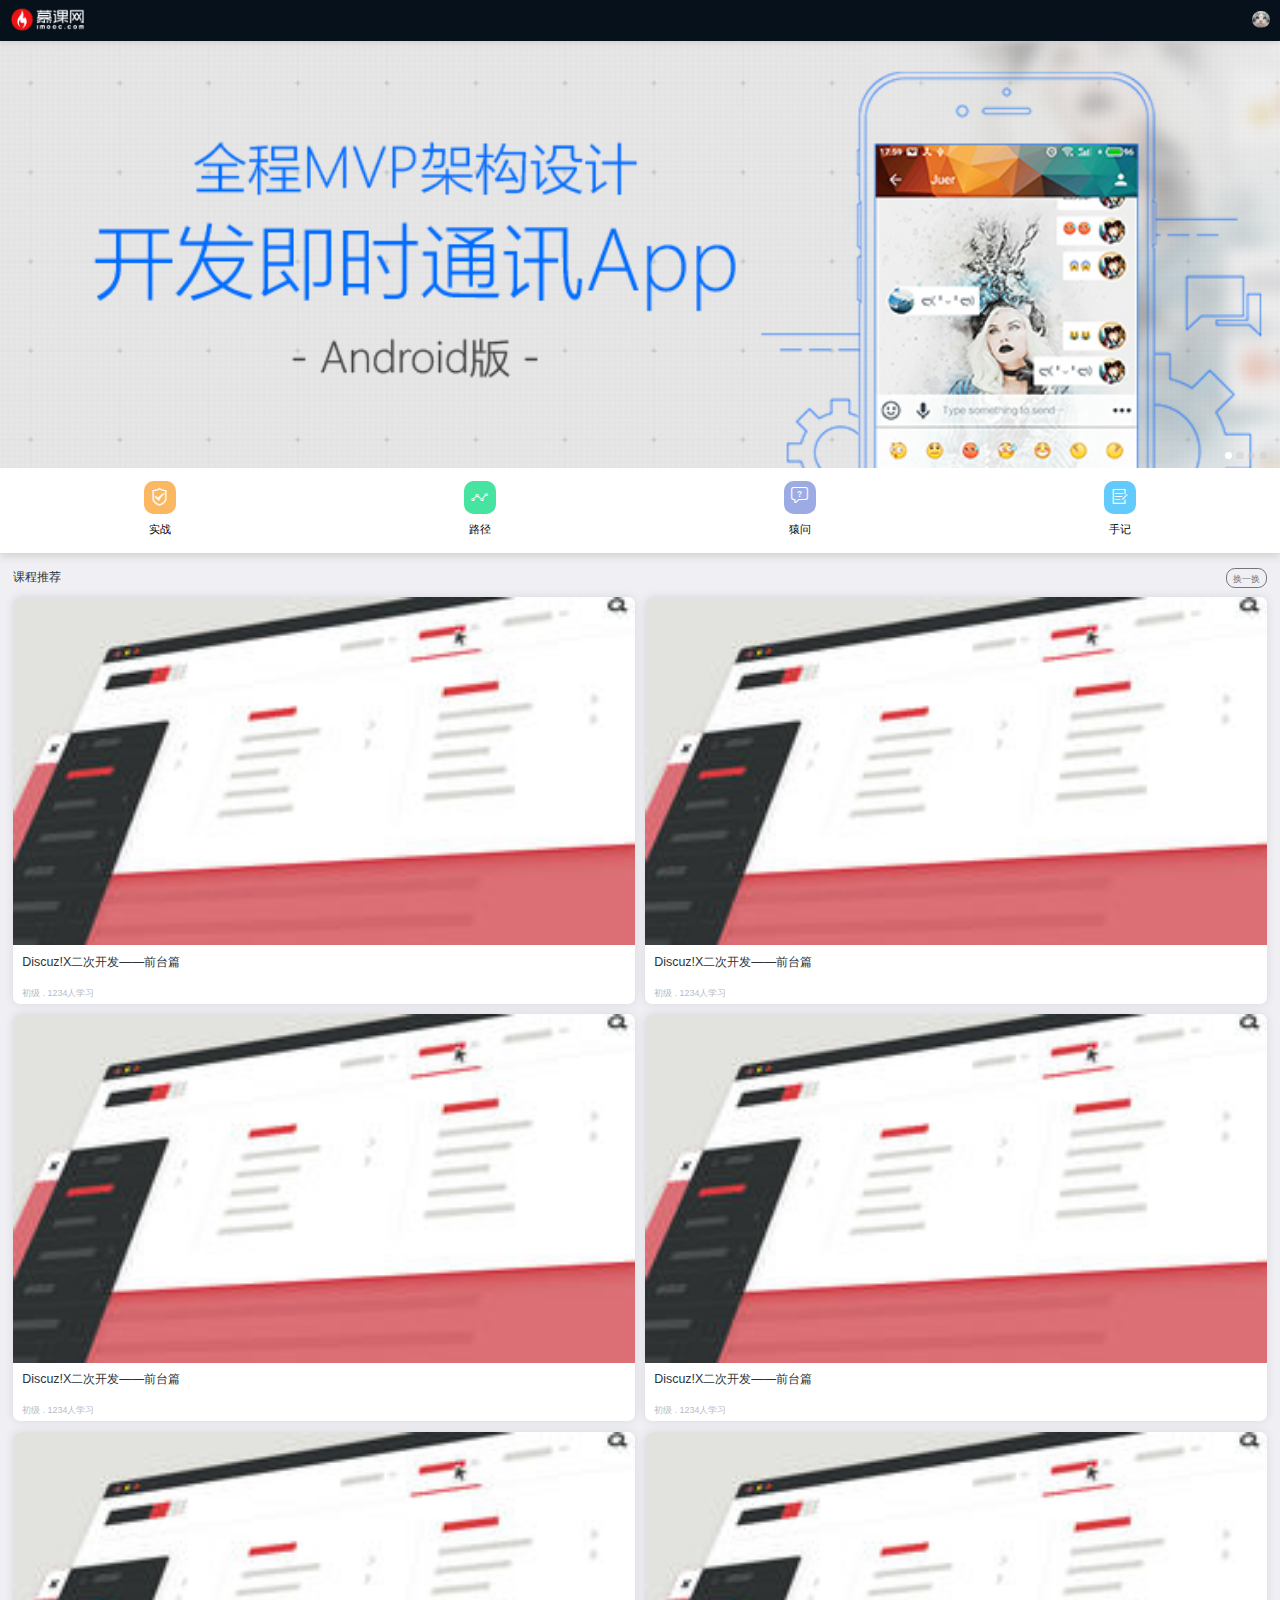
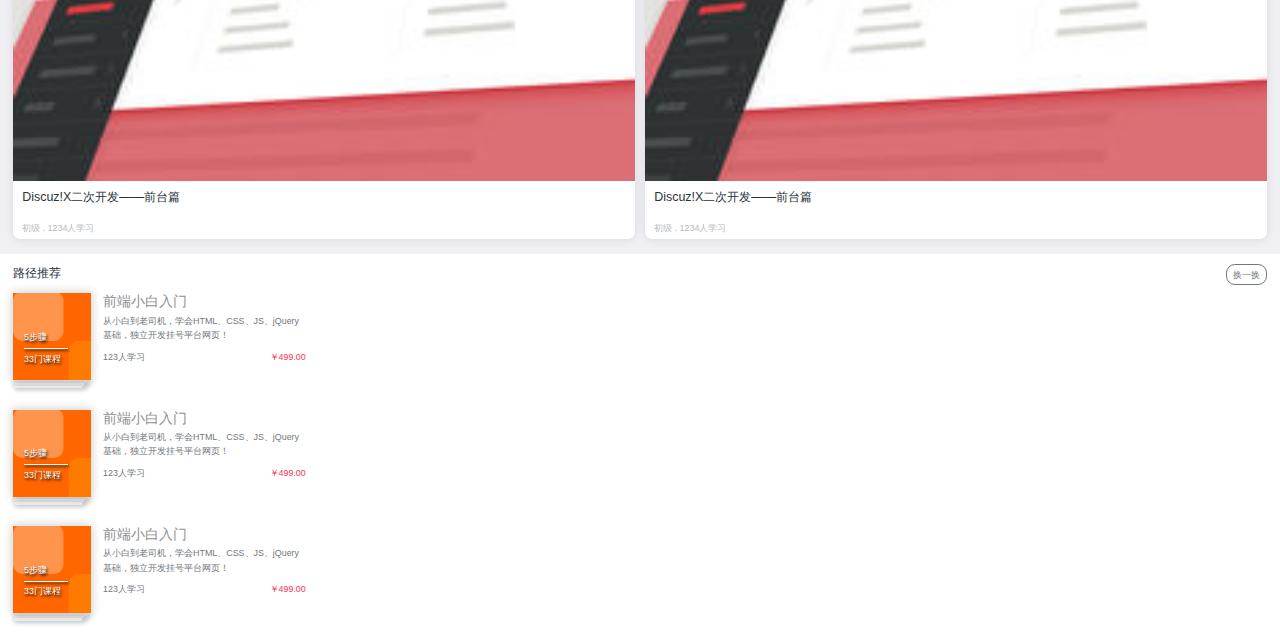
<file: html/index.html>
<!DOCTYPE html>
<html>
<head lang="en">
    <meta charset="UTF-8">
    <meta name="viewport"
          content="width=device-width, user-scalable=no, initial-scale=1.0, maximum-scale=1.0, minimum-scale=1.0"/>
    <title>慕课网-程序员梦工厂</title>
    <link rel="stylesheet" href="../lib/mui/css/mui.css"/>
    <link rel="stylesheet" href="../icon-font/iconfont.css"/>

    <link rel="stylesheet/less" href="../css/common.less"/>
    <link rel="stylesheet/less" href="../css/index.less"/>

    <script src="../js/less.min.js"></script>

</head>
<body>
<!--头部 begin-->
<header class="mui-bar mui-bar-nav">
    <div class="mui-content">
        <div class="mui-row">
            <div class="mui-col-xs-6">
                <a href="javascript:;" class="logo">
                    <img src="../images/logo.png" alt="logo"/>
                </a>
            </div>
            <div class="mui-col-xs-6 clearfix">
                <a href="javascript:;" class="self">
                    <img src="../images/cat_header.jpg" alt="self"/>
                </a>
            </div>
        </div>
    </div>
</header>
<!--头部 end-->

<!--轮播图 begin-->
<div class="banner">
    <div class="mui-slider">
        <!--导航点-->
        <ol class="indicators">
            <li class="active"><a href="javascript:;"></a></li>
            <li><a href="javascript:;"></a></li>
            <li><a href="javascript:;"></a></li>
            <li><a href="javascript:;"></a></li>
        </ol>

        <!--轮播图-->
        <div class="mui-slider-group mui-slider-loop">
            <!--支持循环，需要重复图片节点-->
            <div class="mui-slider-item mui-slider-item-duplicate"><a href="#"><img src="../images/banner/banner4.jpg" /></a></div>
            <div class="mui-slider-item"><a href="#"><img src="../images/banner/banner1.jpg" /></a></div>
            <div class="mui-slider-item"><a href="#"><img src="../images/banner/banner2.jpg" /></a></div>
            <div class="mui-slider-item"><a href="#"><img src="../images/banner/banner3.jpg" /></a></div>
            <div class="mui-slider-item"><a href="#"><img src="../images/banner/banner4.jpg" /></a></div>
            <!--支持循环，需要重复图片节点-->
            <div class="mui-slider-item mui-slider-item-duplicate"><a href="#"><img src="../images/banner/banner1.jpg" /></a></div>
        </div>
    </div>
</div>
<!--轮播图 end-->

<!--导航条 begin-->
<nav>
    <div class="mui-content">
        <div class="mui-row">
            <div class="mui-col-xs-3">
                <a href="javascript:;" class="nav-menu">
                    <i class="iconfont iconfont-coding"></i>
                    <span>实战</span>
                </a>
            </div>
            <div class="mui-col-xs-3">
                <a href="javascript:;" class="nav-menu">
                    <i class="iconfont iconfont-class"></i>
                    <span>路径</span>
                </a>
            </div>
            <div class="mui-col-xs-3">
                <a href="javascript:;" class="nav-menu">
                    <i class="iconfont iconfont-wenda"></i>
                    <span>猿问</span>
                </a>
            </div>
            <div class="mui-col-xs-3">
                <a href="javascript:;" class="nav-menu">
                    <i class="iconfont iconfont-article"></i>
                    <span>手记</span>
                </a>
            </div>
        </div>
    </div>
</nav>
<!--导航条 end-->

<!--课程推荐 begin-->
<div class="course-recommend recommend">
    <p class="rec-title">课程推荐 <a href="javascript:;" class="change-btn fr">换一换</a></p>

    <!--课程列表-->
    <ul class="course-list clearfix">
        <li class="course-item fl">
            <a href="javascript:;" class="list-itme">
                <img src="../images/class/class1.jpg">
                <div class="desc-box">
                    <p class="li-title">Discuz!X二次开发——前台篇</p>
                    <p class="details">
                        <span class="person-num">
                            初级
                            <em>.</em>
                            1234人学习
                        </span>
                        <span class="price"></span>
                    </p>
                </div>
            </a>
        </li>
        <li class="course-item fl">
            <a href="javascript:;" class="list-itme">
                <img src="../images/class/class1.jpg">
                <div class="desc-box">
                    <p class="li-title">Discuz!X二次开发——前台篇</p>
                    <p class="details">
                        <span class="person-num">
                            初级
                            <em>.</em>
                            1234人学习
                        </span>
                        <span class="price"></span>
                    </p>
                </div>
            </a>
        </li>
        <li class="course-item fl">
            <a href="javascript:;" class="list-itme">
                <img src="../images/class/class1.jpg">
                <div class="desc-box">
                    <p class="li-title">Discuz!X二次开发——前台篇</p>
                    <p class="details">
                        <span class="person-num">
                            初级
                            <em>.</em>
                            1234人学习
                        </span>
                        <span class="price"></span>
                    </p>
                </div>
            </a>
        </li>
        <li class="course-item fl">
            <a href="javascript:;" class="list-itme">
                <img src="../images/class/class1.jpg">
                <div class="desc-box">
                    <p class="li-title">Discuz!X二次开发——前台篇</p>
                    <p class="details">
                        <span class="person-num">
                            初级
                            <em>.</em>
                            1234人学习
                        </span>
                        <span class="price"></span>
                    </p>
                </div>
            </a>
        </li>
        <li class="course-item fl">
            <a href="javascript:;" class="list-itme">
                <img src="../images/class/class1.jpg">
                <div class="desc-box">
                    <p class="li-title">Discuz!X二次开发——前台篇</p>
                    <p class="details">
                        <span class="person-num">
                            初级
                            <em>.</em>
                            1234人学习
                        </span>
                        <span class="price"></span>
                    </p>
                </div>
            </a>
        </li>
        <li class="course-item fl">
            <a href="javascript:;" class="list-itme">
                <img src="../images/class/class1.jpg">
                <div class="desc-box">
                    <p class="li-title">Discuz!X二次开发——前台篇</p>
                    <p class="details">
                        <span class="person-num">
                            初级
                            <em>.</em>
                            1234人学习
                        </span>
                        <span class="price"></span>
                    </p>
                </div>
            </a>
        </li>
    </ul>
</div>
<!--课程推荐 end-->

<!--学习路径推荐 begin-->
<div class="class-recommend recommend">
    <p class="rec-title">路径推荐 <a href="javascript:;" class="change-btn fr">换一换</a></p>
    <div class="mui-content">
        <!--使用传统rem布局-->
        <ul class="class-list mar-top">
            <li>
                <a href="javascript:;" class="clearfix">
                    <div class="class-left fl">
                        <div class="class-info">
                            <div class="class-info-box">
                                <p>5步骤</p>
                                <p class="hr"></p>
                                <p>33门课程</p>
                            </div>
                        </div>
                        <div class="class-shadow">
                            <div class="line line1"></div>
                            <div class="line line2"></div>
                            <div class="line line3"></div>
                        </div>
                    </div>
                    <div class="class-right fl">
                        <p class="course-card-name">前端小白入门</p>
                        <p class="small-title">从小白到老司机，学会HTML、CSS、JS、jQuery基础，独立开发挂号平台网页！</p>
                        <div class="course-card-info">
                            123人学习
                            <span class="course-card-price fr">￥499.00</span>
                        </div>
                    </div>
                </a>
            </li>
            <li>
                <a href="javascript:;" class="clearfix">
                    <div class="class-left fl">
                        <div class="class-info">
                            <div class="class-info-box">
                                <p>5步骤</p>
                                <p class="hr"></p>
                                <p>33门课程</p>
                            </div>
                        </div>
                        <div class="class-shadow">
                            <div class="line line1"></div>
                            <div class="line line2"></div>
                            <div class="line line3"></div>
                        </div>
                    </div>
                    <div class="class-right fl">
                        <p class="course-card-name">前端小白入门</p>
                        <p class="small-title">从小白到老司机，学会HTML、CSS、JS、jQuery基础，独立开发挂号平台网页！</p>
                        <div class="course-card-info">
                            123人学习
                            <span class="course-card-price fr">￥499.00</span>
                        </div>
                    </div>
                </a>
            </li>
            <li>
                <a href="javascript:;" class="clearfix">
                    <div class="class-left fl">
                        <div class="class-info">
                            <div class="class-info-box">
                                <p>5步骤</p>
                                <p class="hr"></p>
                                <p>33门课程</p>
                            </div>
                        </div>
                        <div class="class-shadow">
                            <div class="line line1"></div>
                            <div class="line line2"></div>
                            <div class="line line3"></div>
                        </div>
                    </div>
                    <div class="class-right fl">
                        <p class="course-card-name">前端小白入门</p>
                        <p class="small-title">从小白到老司机，学会HTML、CSS、JS、jQuery基础，独立开发挂号平台网页！</p>
                        <div class="course-card-info">
                            123人学习
                            <span class="course-card-price fr">￥499.00</span>
                        </div>
                    </div>
                </a>
            </li>
        </ul>
    </div>
</div>
<!--学习路径推荐 end-->

<!--引入外部js-->
<script src="../lib/mui/js/mui.js"></script>
<script src="../js/index.js"></script>

</body>
</html>
</file>
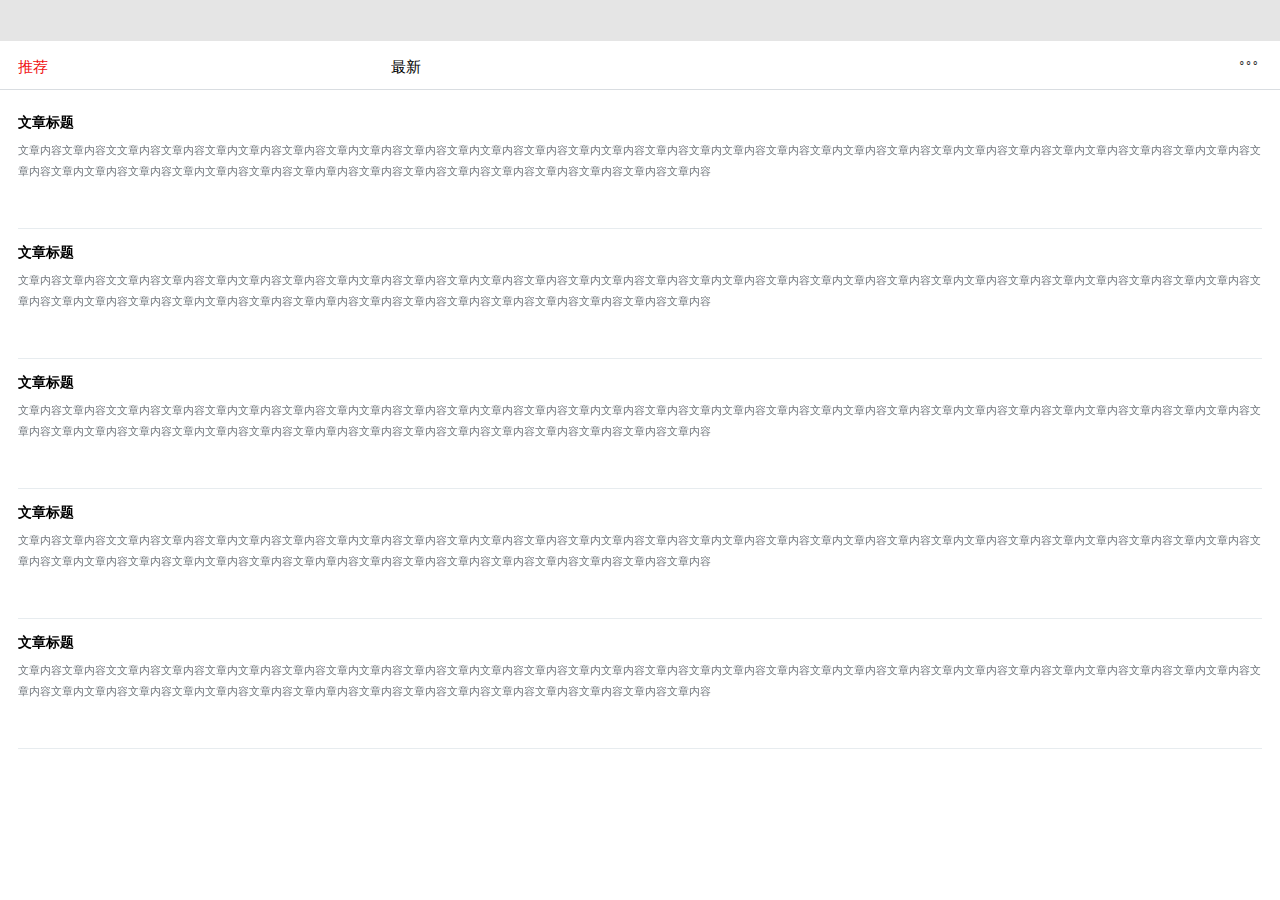
<file: html/article.html>
<!DOCTYPE html>
<html>
<head lang="en">
    <meta charset="UTF-8">
    <meta name="viewport"
          content="width=device-width, user-scalable=no, initial-scale=1.0, maximum-scale=1.0, minimum-scale=1.0"/>
    <title>手记</title>
    <link rel="stylesheet" href="../lib/mui/css/mui.css"/>
    <link rel="stylesheet" href="../icon-font/iconfont.css"/>

    <link rel="stylesheet/less" href="../css/common.less"/>
    <link rel="stylesheet/less" href="../css/article.less"/>

    <script src="../js/less.min.js"></script>
</head>
<body>
<!--通用顶部-->
<div style="height: 46px;width:100%;background-color: #ccc;position: fixed;opacity: 0.5"></div>

<!-- 侧滑导航根容器 -->
<div class="mui-off-canvas-wrap mui-draggable mui-slide-in pad-top">
    <!-- 菜单容器 -->
    <aside class="mui-off-canvas-right aside-menu">
        <div class="mui-scroll-wrapper">
            <div class="mui-scroll">
                <div class="article-nav-box">
                    <div class="nav-title">
                        <div class="nav-title-all">
                            <a href="javascript:;">全部手记</a>
                        </div>
                        <div class="nav-title-my">
                            <a href="javascript:;">我的手记</a>
                        </div>
                    </div>
                    <ul class="clearfix">
                        <li>
                            <a href="javascript:;">
                                PHP
                            </a>
                        </li>
                        <li>
                            <a href="javascript:;">
                                JAVA
                            </a>
                        </li>
                        <li>
                            <a href="javascript:;">
                                Html/Css
                            </a>
                        </li>
                        <li>
                            <a href="javascript:;">
                                JAVA
                            </a>
                        </li>
                        <li>
                            <a href="javascript:;">
                                Html/Css
                            </a>
                        </li>
                        <li>
                            <a href="javascript:;">
                                JAVA
                            </a>
                        </li>
                        <li>
                            <a href="javascript:;">
                                Html/Css
                            </a>
                        </li>
                        <li>
                            <a href="javascript:;">
                                JAVA
                            </a>
                        </li>
                        <li>
                            <a href="javascript:;">
                                Html/Css
                            </a>
                        </li>
                    </ul>
                </div>
            </div>
        </div>
    </aside>
    <!-- 主页面容器 -->
    <div class="mui-inner-wrap" id="main-container">
        <!-- 主页面标题 -->
        <header class="mui-bar mui-bar-nav">
            <!--选项卡头部-->
            <div id="sliderSegmentedControl" class="mui-slider-indicator mui-segmented-control mui-segmented-control-inverted slider-box">
                <a class="mui-control-item mui-active" href="#article-recommend">推荐</a>
                <a class="mui-control-item" href="#article-last">最新</a>
            </div>

            <a class="mui-icon mui-action-menu mui-icon-more mui-pull-right" id="aside-btn"></a>
        </header>
        <div class="mui-content mui-scroll-wrapper main-content">
            <div class="mui-scroll">
                <!--选项卡内容-->
                <div class="mui-slider-group">
                    <!--推荐-->
                    <div id="article-recommend" class="mui-slider-item mui-control-content mui-active">
                        <div class="article-box">
                            <ul>
                                <li>
                                    <h3>文章标题</h3>
                                    <p>文章内容文章内容文文章内容文章内容文章内文章内容文章内容文章内文章内容文章内容文章内文章内容文章内容文章内文章内容文章内容文章内文章内容文章内容文章内文章内容文章内容文章内文章内容文章内容文章内文章内容文章内容文章内文章内容文章内容文章内文章内容文章内容文章内文章内容文章内容文章内章内容文章内容文章内容文章内容文章内容文章内容文章内容文章内容文章内容</p>
                                </li>
                                <li>
                                    <h3>文章标题</h3>
                                    <p>文章内容文章内容文文章内容文章内容文章内文章内容文章内容文章内文章内容文章内容文章内文章内容文章内容文章内文章内容文章内容文章内文章内容文章内容文章内文章内容文章内容文章内文章内容文章内容文章内文章内容文章内容文章内文章内容文章内容文章内文章内容文章内容文章内文章内容文章内容文章内章内容文章内容文章内容文章内容文章内容文章内容文章内容文章内容文章内容</p>
                                </li>
                                <li>
                                    <h3>文章标题</h3>
                                    <p>文章内容文章内容文文章内容文章内容文章内文章内容文章内容文章内文章内容文章内容文章内文章内容文章内容文章内文章内容文章内容文章内文章内容文章内容文章内文章内容文章内容文章内文章内容文章内容文章内文章内容文章内容文章内文章内容文章内容文章内文章内容文章内容文章内文章内容文章内容文章内章内容文章内容文章内容文章内容文章内容文章内容文章内容文章内容文章内容</p>
                                </li>
                                <li>
                                    <h3>文章标题</h3>
                                    <p>文章内容文章内容文文章内容文章内容文章内文章内容文章内容文章内文章内容文章内容文章内文章内容文章内容文章内文章内容文章内容文章内文章内容文章内容文章内文章内容文章内容文章内文章内容文章内容文章内文章内容文章内容文章内文章内容文章内容文章内文章内容文章内容文章内文章内容文章内容文章内章内容文章内容文章内容文章内容文章内容文章内容文章内容文章内容文章内容</p>
                                </li>
                                <li>
                                    <h3>文章标题</h3>
                                    <p>文章内容文章内容文文章内容文章内容文章内文章内容文章内容文章内文章内容文章内容文章内文章内容文章内容文章内文章内容文章内容文章内文章内容文章内容文章内文章内容文章内容文章内文章内容文章内容文章内文章内容文章内容文章内文章内容文章内容文章内文章内容文章内容文章内文章内容文章内容文章内章内容文章内容文章内容文章内容文章内容文章内容文章内容文章内容文章内容</p>
                                </li>
                            </ul>
                        </div>
                    </div>
                    <!--最新-->
                    <div id="article-last" class="mui-slider-item mui-control-content">
                        <div class="article-box">
                            <ul>
                                <li>
                                    <h3>文章标题</h3>
                                    <p>文章内容文章内容文文章内容文章内容文章内文章内容文章内容文章内文章内容文章内容文章内文章内容文章内容文章内文章内容文章内容文章内文章内容文章内容文章内文章内容文章内容文章内文章内容文章内容文章内文章内容文章内容文章内文章内容文章内容文章内文章内容文章内容文章内文章内容文章内容文章内章内容文章内容文章内容文章内容文章内容文章内容文章内容文章内容文章内容</p>
                                </li>
                                <li>
                                    <h3>文章标题</h3>
                                    <p>文章内容文章内容文文章内容文章内容文章内文章内容文章内容文章内文章内容文章内容文章内文章内容文章内容文章内文章内容文章内容文章内文章内容文章内容文章内文章内容文章内容文章内文章内容文章内容文章内文章内容文章内容文章内文章内容文章内容文章内文章内容文章内容文章内文章内容文章内容文章内章内容文章内容文章内容文章内容文章内容文章内容文章内容文章内容文章内容</p>
                                </li>
                                <li>
                                    <h3>文章标题</h3>
                                    <p>文章内容文章内容文文章内容文章内容文章内文章内容文章内容文章内文章内容文章内容文章内文章内容文章内容文章内文章内容文章内容文章内文章内容文章内容文章内文章内容文章内容文章内文章内容文章内容文章内文章内容文章内容文章内文章内容文章内容文章内文章内容文章内容文章内文章内容文章内容文章内章内容文章内容文章内容文章内容文章内容文章内容文章内容文章内容文章内容</p>
                                </li>
                                <li>
                                    <h3>文章标题</h3>
                                    <p>文章内容文章内容文文章内容文章内容文章内文章内容文章内容文章内文章内容文章内容文章内文章内容文章内容文章内文章内容文章内容文章内文章内容文章内容文章内文章内容文章内容文章内文章内容文章内容文章内文章内容文章内容文章内文章内容文章内容文章内文章内容文章内容文章内文章内容文章内容文章内章内容文章内容文章内容文章内容文章内容文章内容文章内容文章内容文章内容</p>
                                </li>
                                <li>
                                    <h3>文章标题</h3>
                                    <p>文章内容文章内容文文章内容文章内容文章内文章内容文章内容文章内文章内容文章内容文章内文章内容文章内容文章内文章内容文章内容文章内文章内容文章内容文章内文章内容文章内容文章内文章内容文章内容文章内文章内容文章内容文章内文章内容文章内容文章内文章内容文章内容文章内文章内容文章内容文章内章内容文章内容文章内容文章内容文章内容文章内容文章内容文章内容文章内容</p>
                                </li>
                            </ul>
                        </div>
                    </div>

                </div>
            </div>
        </div>
        <!--遮罩-->
        <div class="mui-off-canvas-backdrop"></div>
    </div>
</div>

<!--引入外部js-->
<script src="../lib/zepto/zepto.js"></script>
<script src="../lib/mui/js/mui.js"></script>
<script src="../js/article.js"></script>

</body>
</html>
</file>
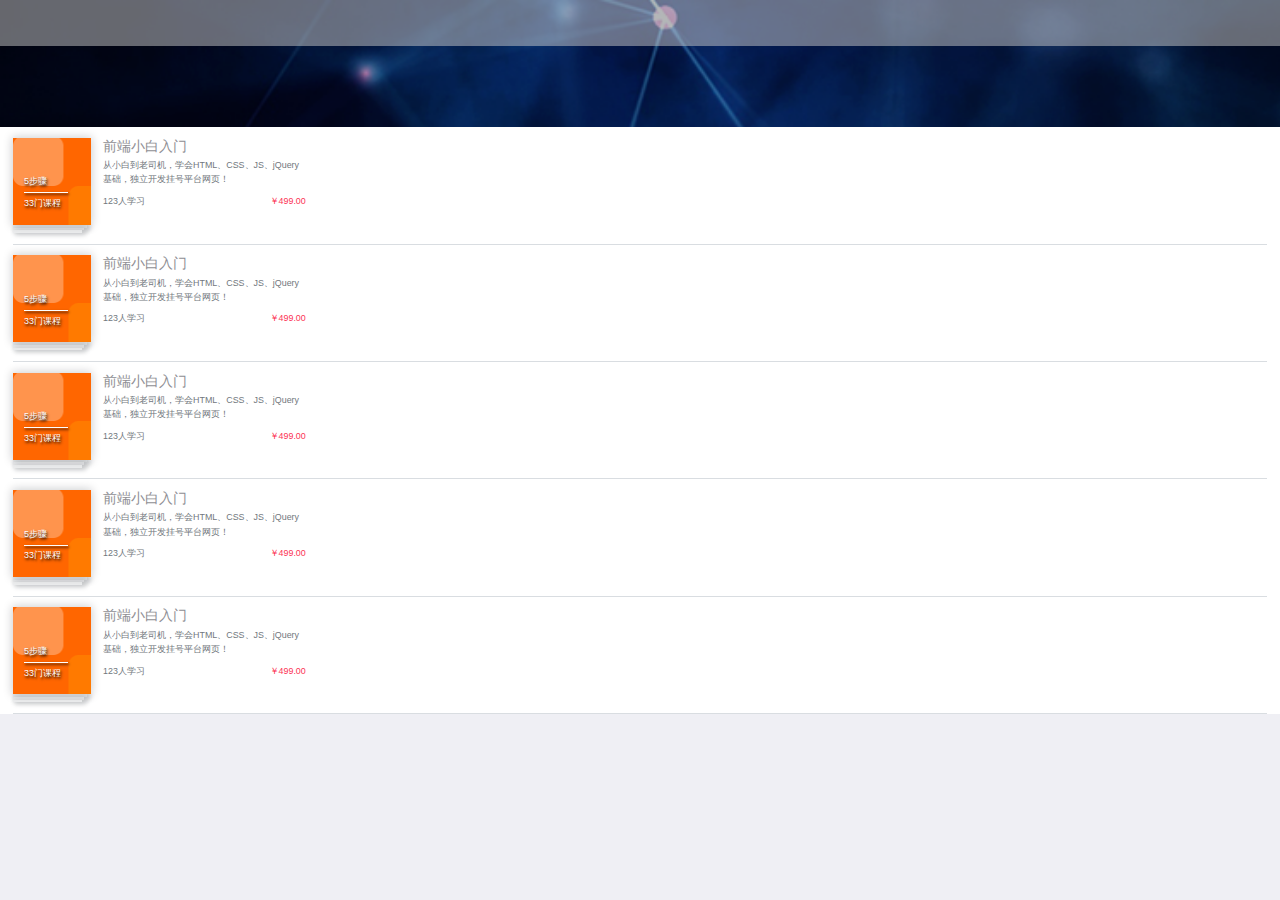
<file: html/class.html>
<!DOCTYPE html>
<html>
<head lang="en">
    <meta charset="UTF-8">
    <meta name="viewport"
          content="width=device-width, user-scalable=no, initial-scale=1.0, maximum-scale=1.0, minimum-scale=1.0"/>
    <title>课程路径</title>
    <link rel="stylesheet" href="../lib/mui/css/mui.css"/>
    <link rel="stylesheet" href="../icon-font/iconfont.css"/>

    <link rel="stylesheet/less" href="../css/common.less"/>
    <link rel="stylesheet/less" href="../css/class.less"/>

    <script src="../js/less.min.js"></script>
</head>
<body>
<!--通用顶部-->
<div style="height: 46px;width:100%;background-color: #ccc;position: fixed;opacity: 0.5"></div>

<!--顶部banner begin-->
<div class="header-banner"></div>
<!--顶部banner end-->

<!--学习路径推荐 begin-->
<div class="class-recommend recommend">
    <div class="mui-content">
        <!--使用传统rem布局-->
        <ul class="class-list">
            <li class="class-line">
                <a href="javascript:;" class="clearfix">
                    <div class="class-left fl">
                        <div class="class-info">
                            <div class="class-info-box">
                                <p>5步骤</p>
                                <p class="hr"></p>
                                <p>33门课程</p>
                            </div>
                        </div>
                        <div class="class-shadow">
                            <div class="line line1"></div>
                            <div class="line line2"></div>
                            <div class="line line3"></div>
                        </div>
                    </div>
                    <div class="class-right fl">
                        <p class="course-card-name">前端小白入门</p>
                        <p class="small-title">从小白到老司机，学会HTML、CSS、JS、jQuery基础，独立开发挂号平台网页！</p>
                        <div class="course-card-info">
                            123人学习
                            <span class="course-card-price fr">￥499.00</span>
                        </div>
                    </div>
                </a>
            </li>
            <li class="class-line">
                <a href="javascript:;" class="clearfix">
                    <div class="class-left fl">
                        <div class="class-info">
                            <div class="class-info-box">
                                <p>5步骤</p>
                                <p class="hr"></p>
                                <p>33门课程</p>
                            </div>
                        </div>
                        <div class="class-shadow">
                            <div class="line line1"></div>
                            <div class="line line2"></div>
                            <div class="line line3"></div>
                        </div>
                    </div>
                    <div class="class-right fl">
                        <p class="course-card-name">前端小白入门</p>
                        <p class="small-title">从小白到老司机，学会HTML、CSS、JS、jQuery基础，独立开发挂号平台网页！</p>
                        <div class="course-card-info">
                            123人学习
                            <span class="course-card-price fr">￥499.00</span>
                        </div>
                    </div>
                </a>
            </li>
            <li class="class-line">
                <a href="javascript:;" class="clearfix">
                    <div class="class-left fl">
                        <div class="class-info">
                            <div class="class-info-box">
                                <p>5步骤</p>
                                <p class="hr"></p>
                                <p>33门课程</p>
                            </div>
                        </div>
                        <div class="class-shadow">
                            <div class="line line1"></div>
                            <div class="line line2"></div>
                            <div class="line line3"></div>
                        </div>
                    </div>
                    <div class="class-right fl">
                        <p class="course-card-name">前端小白入门</p>
                        <p class="small-title">从小白到老司机，学会HTML、CSS、JS、jQuery基础，独立开发挂号平台网页！</p>
                        <div class="course-card-info">
                            123人学习
                            <span class="course-card-price fr">￥499.00</span>
                        </div>
                    </div>
                </a>
            </li>
            <li class="class-line">
                <a href="javascript:;" class="clearfix">
                    <div class="class-left fl">
                        <div class="class-info">
                            <div class="class-info-box">
                                <p>5步骤</p>
                                <p class="hr"></p>
                                <p>33门课程</p>
                            </div>
                        </div>
                        <div class="class-shadow">
                            <div class="line line1"></div>
                            <div class="line line2"></div>
                            <div class="line line3"></div>
                        </div>
                    </div>
                    <div class="class-right fl">
                        <p class="course-card-name">前端小白入门</p>
                        <p class="small-title">从小白到老司机，学会HTML、CSS、JS、jQuery基础，独立开发挂号平台网页！</p>
                        <div class="course-card-info">
                            123人学习
                            <span class="course-card-price fr">￥499.00</span>
                        </div>
                    </div>
                </a>
            </li>
            <li class="class-line">
                <a href="javascript:;" class="clearfix">
                    <div class="class-left fl">
                        <div class="class-info">
                            <div class="class-info-box">
                                <p>5步骤</p>
                                <p class="hr"></p>
                                <p>33门课程</p>
                            </div>
                        </div>
                        <div class="class-shadow">
                            <div class="line line1"></div>
                            <div class="line line2"></div>
                            <div class="line line3"></div>
                        </div>
                    </div>
                    <div class="class-right fl">
                        <p class="course-card-name">前端小白入门</p>
                        <p class="small-title">从小白到老司机，学会HTML、CSS、JS、jQuery基础，独立开发挂号平台网页！</p>
                        <div class="course-card-info">
                            123人学习
                            <span class="course-card-price fr">￥499.00</span>
                        </div>
                    </div>
                </a>
            </li>
        </ul>
    </div>
</div>
<!--学习路径推荐 end-->

<!--引入外部js-->
<script src="../lib/mui/js/mui.js"></script>
</body>
</html>
</file>
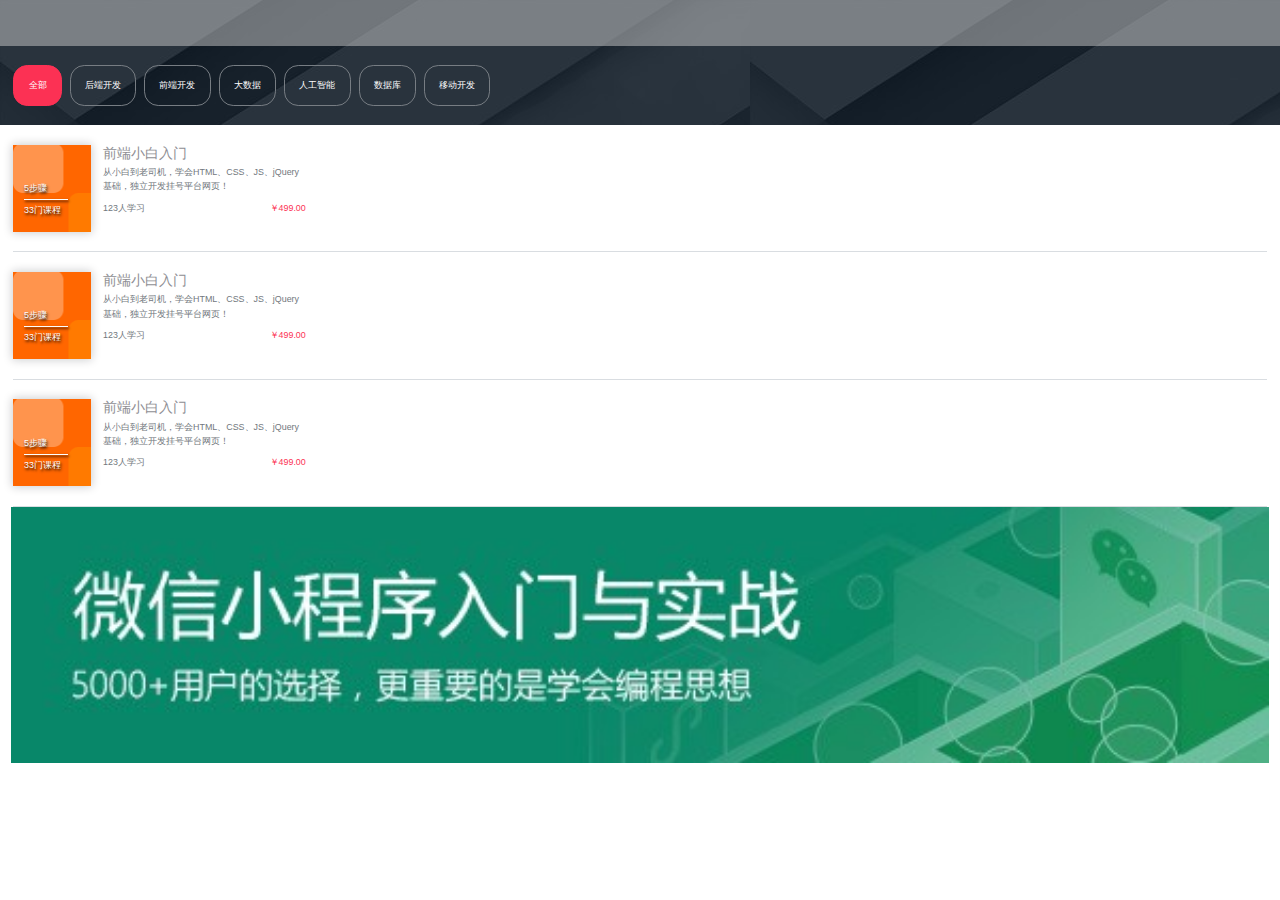
<file: html/coding.html>
<!DOCTYPE html>
<html>
<head lang="en">
    <meta charset="UTF-8">
    <meta name="viewport"
          content="width=device-width, user-scalable=no, initial-scale=1.0, maximum-scale=1.0, minimum-scale=1.0"/>
    <title>实战</title>
    <link rel="stylesheet" href="../lib/mui/css/mui.css"/>
    <link rel="stylesheet" href="../icon-font/iconfont.css"/>

    <link rel="stylesheet/less" href="../css/common.less"/>
    <link rel="stylesheet/less" href="../css/coding.less"/>

    <script src="../js/less.min.js"></script>
</head>
<body>
<!--通用顶部-->
<div style="height: 46px;width:100%;background-color: #ccc;position: fixed;opacity: 0.5"></div>

<!--实战分类 begin-->
<div class="coding-nav">
    <ul class="coding-list clearfix">
        <li class="active"><a href="javascript:;">全部</a></li>
        <li><a href="javascript:;">后端开发</a></li>
        <li><a href="javascript:;">前端开发</a></li>
        <li><a href="javascript:;">大数据</a></li>
        <li><a href="javascript:;">人工智能</a></li>
        <li><a href="javascript:;">数据库</a></li>
        <li><a href="javascript:;">移动开发</a></li>
    </ul>
</div>
<!--实战分类 end-->

<!--实战课程 begin-->
<div class="class-recommend">
    <!--<p class="rec-title">课程推荐 <a href="javascript:;" class="change-btn fr">换一换</a></p>-->
    <div class="mui-content">
        <!--使用传统rem布局-->
        <ul class="class-list">
            <li>
                <a href="javascript:;" class="clearfix">
                    <div class="class-left fl">
                        <div class="class-info">
                            <div class="class-info-box">
                                <p>5步骤</p>
                                <p class="hr"></p>
                                <p>33门课程</p>
                            </div>
                        </div>
                        <!--<div class="class-shadow">-->
                            <!--<div class="line line1"></div>-->
                            <!--<div class="line line2"></div>-->
                            <!--<div class="line line3"></div>-->
                        <!--</div>-->
                    </div>
                    <div class="class-right fl">
                        <p class="course-card-name">前端小白入门</p>
                        <p class="small-title">从小白到老司机，学会HTML、CSS、JS、jQuery基础，独立开发挂号平台网页！</p>
                        <div class="course-card-info">
                            123人学习
                            <span class="course-card-price fr">￥499.00</span>
                        </div>
                    </div>
                </a>
            </li>
            <li>
                <a href="javascript:;" class="clearfix">
                    <div class="class-left fl">
                        <div class="class-info">
                            <div class="class-info-box">
                                <p>5步骤</p>
                                <p class="hr"></p>
                                <p>33门课程</p>
                            </div>
                        </div>
                        <!--<div class="class-shadow">-->
                        <!--<div class="line line1"></div>-->
                        <!--<div class="line line2"></div>-->
                        <!--<div class="line line3"></div>-->
                        <!--</div>-->
                    </div>
                    <div class="class-right fl">
                        <p class="course-card-name">前端小白入门</p>
                        <p class="small-title">从小白到老司机，学会HTML、CSS、JS、jQuery基础，独立开发挂号平台网页！</p>
                        <div class="course-card-info">
                            123人学习
                            <span class="course-card-price fr">￥499.00</span>
                        </div>
                    </div>
                </a>
            </li>
            <li>
                <a href="javascript:;" class="clearfix">
                    <div class="class-left fl">
                        <div class="class-info">
                            <div class="class-info-box">
                                <p>5步骤</p>
                                <p class="hr"></p>
                                <p>33门课程</p>
                            </div>
                        </div>
                        <!--<div class="class-shadow">-->
                        <!--<div class="line line1"></div>-->
                        <!--<div class="line line2"></div>-->
                        <!--<div class="line line3"></div>-->
                        <!--</div>-->
                    </div>
                    <div class="class-right fl">
                        <p class="course-card-name">前端小白入门</p>
                        <p class="small-title">从小白到老司机，学会HTML、CSS、JS、jQuery基础，独立开发挂号平台网页！</p>
                        <div class="course-card-info">
                            123人学习
                            <span class="course-card-price fr">￥499.00</span>
                        </div>
                    </div>
                </a>
            </li>
        </ul>
    </div>
</div>
<!--实战课程 end-->

<!--实战推荐 begin-->
<a href="javascript:;" class="coding-img">
    <img src="../images/class_tuiguang.jpg" alt="实战推荐"/>
</a>
<!--实战推荐 end-->

<!--引入外部js-->
<script src="../lib/mui/js/mui.js"></script>

</body>
</html>
</file>
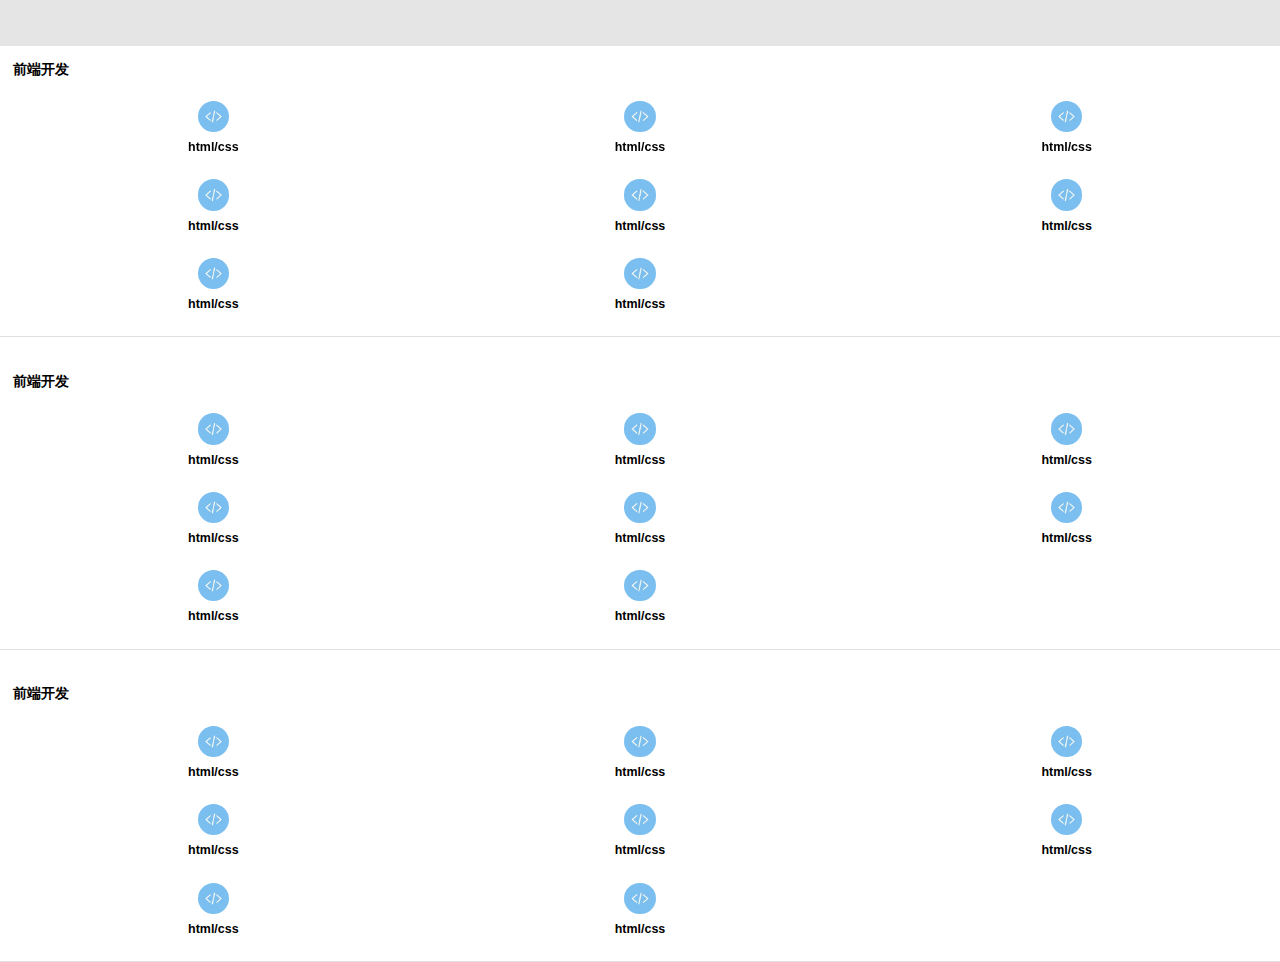
<file: html/course.html>
<!DOCTYPE html>
<html>
<head lang="en">
    <meta charset="UTF-8">
    <meta name="viewport"
          content="width=device-width, user-scalable=no, initial-scale=1.0, maximum-scale=1.0, minimum-scale=1.0"/>
    <title>课程</title>
    <link rel="stylesheet" href="../lib/mui/css/mui.css"/>
    <link rel="stylesheet" href="../icon-font/iconfont.css"/>

    <link rel="stylesheet/less" href="../css/common.less"/>
    <link rel="stylesheet/less" href="../css/course.less"/>

    <script src="../js/less.min.js"></script>
</head>
<body>
<!--通用顶部-->
<div style="height: 46px;width:100%;background-color: #ccc;position: fixed;opacity: 0.5"></div>

<!--课程列表 begin-->
<div class="course-list p-top">
    <p class="course-title">前端开发</p>
    <div class="mui-content">
        <div class="mui-row">
            <div class="mui-col-xs-4">
                <a href="javascript:;" class="course-item">
                    <i class="img-box">
                        <img src="../images/category/category1.jpg" alt=""/>
                    </i>
                    <span>html/css</span>
                </a>
            </div>
            <div class="mui-col-xs-4">
                <a href="javascript:;" class="course-item">
                    <i class="img-box">
                        <img src="../images/category/category1.jpg" alt=""/>
                    </i>
                    <span>html/css</span>
                </a>
            </div>
            <div class="mui-col-xs-4">
                <a href="javascript:;" class="course-item">
                    <i class="img-box">
                        <img src="../images/category/category1.jpg" alt=""/>
                    </i>
                    <span>html/css</span>
                </a>
            </div>
        </div>
        <div class="mui-row">
            <div class="mui-col-xs-4">
                <a href="javascript:;" class="course-item">
                    <i class="img-box">
                        <img src="../images/category/category1.jpg" alt=""/>
                    </i>
                    <span>html/css</span>
                </a>
            </div>
            <div class="mui-col-xs-4">
                <a href="javascript:;" class="course-item">
                    <i class="img-box">
                        <img src="../images/category/category1.jpg" alt=""/>
                    </i>
                    <span>html/css</span>
                </a>
            </div>
            <div class="mui-col-xs-4">
                <a href="javascript:;" class="course-item">
                    <i class="img-box">
                        <img src="../images/category/category1.jpg" alt=""/>
                    </i>
                    <span>html/css</span>
                </a>
            </div>
        </div>
        <div class="mui-row">
            <div class="mui-col-xs-4">
                <a href="javascript:;" class="course-item">
                    <i class="img-box">
                        <img src="../images/category/category1.jpg" alt=""/>
                    </i>
                    <span>html/css</span>
                </a>
            </div>
            <div class="mui-col-xs-4">
                <a href="javascript:;" class="course-item">
                    <i class="img-box">
                        <img src="../images/category/category1.jpg" alt=""/>
                    </i>
                    <span>html/css</span>
                </a>
            </div>
        </div>
    </div>
</div>

<div class="course-list">
    <p class="course-title">前端开发</p>
    <div class="mui-content">
        <div class="mui-row">
            <div class="mui-col-xs-4">
                <a href="javascript:;" class="course-item">
                    <i class="img-box">
                        <img src="../images/category/category1.jpg" alt=""/>
                    </i>
                    <span>html/css</span>
                </a>
            </div>
            <div class="mui-col-xs-4">
                <a href="javascript:;" class="course-item">
                    <i class="img-box">
                        <img src="../images/category/category1.jpg" alt=""/>
                    </i>
                    <span>html/css</span>
                </a>
            </div>
            <div class="mui-col-xs-4">
                <a href="javascript:;" class="course-item">
                    <i class="img-box">
                        <img src="../images/category/category1.jpg" alt=""/>
                    </i>
                    <span>html/css</span>
                </a>
            </div>
        </div>
        <div class="mui-row">
            <div class="mui-col-xs-4">
                <a href="javascript:;" class="course-item">
                    <i class="img-box">
                        <img src="../images/category/category1.jpg" alt=""/>
                    </i>
                    <span>html/css</span>
                </a>
            </div>
            <div class="mui-col-xs-4">
                <a href="javascript:;" class="course-item">
                    <i class="img-box">
                        <img src="../images/category/category1.jpg" alt=""/>
                    </i>
                    <span>html/css</span>
                </a>
            </div>
            <div class="mui-col-xs-4">
                <a href="javascript:;" class="course-item">
                    <i class="img-box">
                        <img src="../images/category/category1.jpg" alt=""/>
                    </i>
                    <span>html/css</span>
                </a>
            </div>
        </div>
        <div class="mui-row">
            <div class="mui-col-xs-4">
                <a href="javascript:;" class="course-item">
                    <i class="img-box">
                        <img src="../images/category/category1.jpg" alt=""/>
                    </i>
                    <span>html/css</span>
                </a>
            </div>
            <div class="mui-col-xs-4">
                <a href="javascript:;" class="course-item">
                    <i class="img-box">
                        <img src="../images/category/category1.jpg" alt=""/>
                    </i>
                    <span>html/css</span>
                </a>
            </div>
        </div>
    </div>
</div>

<div class="course-list">
    <p class="course-title">前端开发</p>
    <div class="mui-content">
        <div class="mui-row">
            <div class="mui-col-xs-4">
                <a href="javascript:;" class="course-item">
                    <i class="img-box">
                        <img src="../images/category/category1.jpg" alt=""/>
                    </i>
                    <span>html/css</span>
                </a>
            </div>
            <div class="mui-col-xs-4">
                <a href="javascript:;" class="course-item">
                    <i class="img-box">
                        <img src="../images/category/category1.jpg" alt=""/>
                    </i>
                    <span>html/css</span>
                </a>
            </div>
            <div class="mui-col-xs-4">
                <a href="javascript:;" class="course-item">
                    <i class="img-box">
                        <img src="../images/category/category1.jpg" alt=""/>
                    </i>
                    <span>html/css</span>
                </a>
            </div>
        </div>
        <div class="mui-row">
            <div class="mui-col-xs-4">
                <a href="javascript:;" class="course-item">
                    <i class="img-box">
                        <img src="../images/category/category1.jpg" alt=""/>
                    </i>
                    <span>html/css</span>
                </a>
            </div>
            <div class="mui-col-xs-4">
                <a href="javascript:;" class="course-item">
                    <i class="img-box">
                        <img src="../images/category/category1.jpg" alt=""/>
                    </i>
                    <span>html/css</span>
                </a>
            </div>
            <div class="mui-col-xs-4">
                <a href="javascript:;" class="course-item">
                    <i class="img-box">
                        <img src="../images/category/category1.jpg" alt=""/>
                    </i>
                    <span>html/css</span>
                </a>
            </div>
        </div>
        <div class="mui-row">
            <div class="mui-col-xs-4">
                <a href="javascript:;" class="course-item">
                    <i class="img-box">
                        <img src="../images/category/category1.jpg" alt=""/>
                    </i>
                    <span>html/css</span>
                </a>
            </div>
            <div class="mui-col-xs-4">
                <a href="javascript:;" class="course-item">
                    <i class="img-box">
                        <img src="../images/category/category1.jpg" alt=""/>
                    </i>
                    <span>html/css</span>
                </a>
            </div>
        </div>
    </div>
</div>
<!--课程列表 end-->

<!--引入外部js-->
<script src="../lib/mui/js/mui.js"></script>

</body>
</html>
</file>
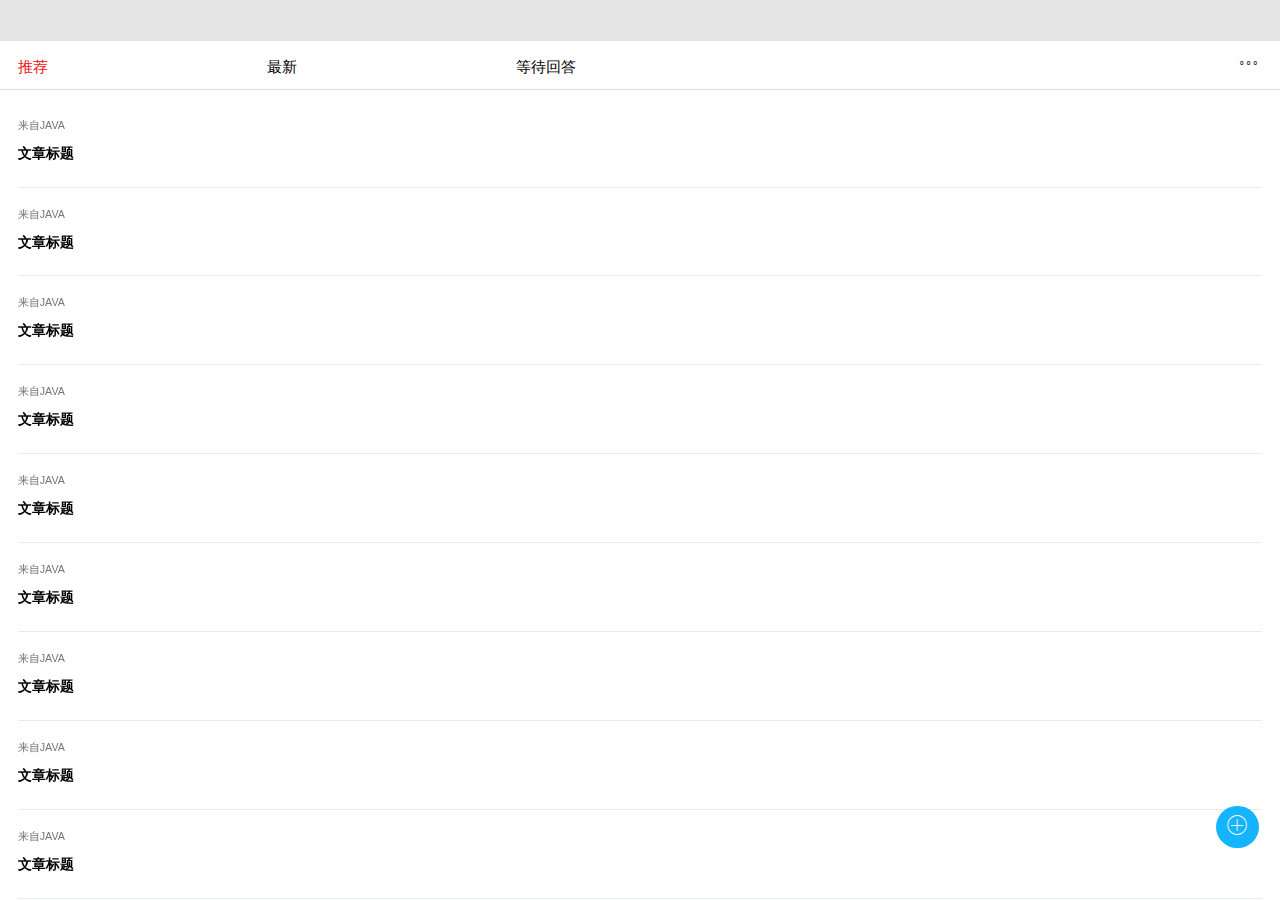
<file: html/wenda.html>
<!DOCTYPE html>
<html>
<head lang="en">
    <meta charset="UTF-8">
    <meta name="viewport"
          content="width=device-width, user-scalable=no, initial-scale=1.0, maximum-scale=1.0, minimum-scale=1.0"/>
    <title>猿问</title>
    <link rel="stylesheet" href="../lib/mui/css/mui.css"/>
    <link rel="stylesheet" href="../icon-font/iconfont.css"/>

    <link rel="stylesheet/less" href="../css/common.less"/>
    <link rel="stylesheet/less" href="../css/article.less"/>
    <link rel="stylesheet/less" href="../css/wenda.less"/>

    <script src="../js/less.min.js"></script>
</head>
<body>
<!--通用顶部-->
<div style="height: 46px;width:100%;background-color: #ccc;position: fixed;opacity: 0.5"></div>

<!-- 侧滑导航根容器 -->
<div class="mui-off-canvas-wrap mui-draggable mui-slide-in pad-top">
    <!-- 菜单容器 -->
    <aside class="mui-off-canvas-right aside-menu">
        <div class="mui-scroll-wrapper">
            <div class="mui-scroll">
                <div class="article-nav-box">
                    <div class="nav-title">
                        <div class="nav-title-all">
                            <a href="javascript:;">全部猿问</a>
                        </div>
                        <div class="nav-title-my">
                            <a href="javascript:;">我的猿问</a>
                        </div>
                    </div>
                    <ul class="clearfix">
                        <li>
                            <a href="javascript:;">
                                PHP
                            </a>
                        </li>
                        <li>
                            <a href="javascript:;">
                                JAVA
                            </a>
                        </li>
                        <li>
                            <a href="javascript:;">
                                Html/Css
                            </a>
                        </li>
                        <li>
                            <a href="javascript:;">
                                JAVA
                            </a>
                        </li>
                        <li>
                            <a href="javascript:;">
                                Html/Css
                            </a>
                        </li>
                        <li>
                            <a href="javascript:;">
                                JAVA
                            </a>
                        </li>
                        <li>
                            <a href="javascript:;">
                                Html/Css
                            </a>
                        </li>
                        <li>
                            <a href="javascript:;">
                                JAVA
                            </a>
                        </li>
                        <li>
                            <a href="javascript:;">
                                Html/Css
                            </a>
                        </li>
                    </ul>
                </div>
            </div>
        </div>
    </aside>
    <!-- 主页面容器 -->
    <div class="mui-inner-wrap" id="main-container">
        <!-- 主页面标题 -->
        <header class="mui-bar mui-bar-nav">
            <!--选项卡头部-->
            <div id="sliderSegmentedControl" class="mui-slider-indicator mui-segmented-control mui-segmented-control-inverted slider-box">
                <a class="mui-control-item mui-active" href="#article-recommend">推荐</a>
                <a class="mui-control-item" href="#article-last">最新</a>
                <a class="mui-control-item" href="#article-wait">等待回答</a>
            </div>

            <a class="mui-icon mui-action-menu mui-icon-more mui-pull-right" id="aside-btn"></a>
        </header>
        <div class="mui-content mui-scroll-wrapper main-content">
            <div class="mui-scroll">
                <!--选项卡内容-->
                <div class="mui-slider-group">
                    <!--推荐-->
                    <div id="article-recommend" class="mui-slider-item mui-control-content mui-active">
                        <div class="article-box">
                            <ul>
                                <li>
                                    <p class="question-from">来自JAVA</p>
                                    <h3>文章标题</h3>
                                </li>
                                <li>
                                    <p class="question-from">来自JAVA</p>
                                    <h3>文章标题</h3>
                                </li>
                                <li>
                                    <p class="question-from">来自JAVA</p>
                                    <h3>文章标题</h3>
                                </li>
                                <li>
                                    <p class="question-from">来自JAVA</p>
                                    <h3>文章标题</h3>
                                </li>
                                <li>
                                    <p class="question-from">来自JAVA</p>
                                    <h3>文章标题</h3>
                                </li>
                                <li>
                                    <p class="question-from">来自JAVA</p>
                                    <h3>文章标题</h3>
                                </li>
                                <li>
                                    <p class="question-from">来自JAVA</p>
                                    <h3>文章标题</h3>
                                </li>
                                <li>
                                    <p class="question-from">来自JAVA</p>
                                    <h3>文章标题</h3>
                                </li>
                                <li>
                                    <p class="question-from">来自JAVA</p>
                                    <h3>文章标题</h3>
                                </li>
                                <li>
                                    <p class="question-from">来自JAVA</p>
                                    <h3>文章标题</h3>
                                </li>
                                <li>
                                    <p class="question-from">来自JAVA</p>
                                    <h3>文章标题</h3>
                                </li>
                                <li>
                                    <p class="question-from">来自JAVA</p>
                                    <h3>文章标题</h3>
                                </li>
                                <li>
                                    <p class="question-from">来自JAVA</p>
                                    <h3>文章标题</h3>
                                </li>
                            </ul>
                        </div>
                    </div>
                    <!--最新-->
                    <div id="article-last" class="mui-slider-item mui-control-content">
                        <div class="article-box">
                            <ul>
                                <li>
                                    <p class="question-from">来自JAVA</p>
                                    <h3>文章标题</h3>
                                </li>
                                <li>
                                    <p class="question-from">来自JAVA</p>
                                    <h3>文章标题</h3>
                                </li>
                                <li>
                                    <p class="question-from">来自JAVA</p>
                                    <h3>文章标题</h3>
                                </li>
                                <li>
                                    <p class="question-from">来自JAVA</p>
                                    <h3>文章标题</h3>
                                </li>
                            </ul>
                        </div>
                    </div>
                    <!--等待回答-->
                    <div id="article-wait" class="mui-slider-item mui-control-content">
                        <div class="article-box">
                            <ul>
                                <li>
                                    <p class="question-from">来自JAVA</p>
                                    <h3>文章标题</h3>
                                </li>
                                <li>
                                    <p class="question-from">来自JAVA</p>
                                    <h3>文章标题</h3>
                                </li>
                                <li>
                                    <p class="question-from">来自JAVA</p>
                                    <h3>文章标题</h3>
                                </li>
                                <li>
                                    <p class="question-from">来自JAVA</p>
                                    <h3>文章标题</h3>
                                </li>
                            </ul>
                        </div>
                    </div>
                </div>
            </div>
            <!--提问按钮 begin-->
            <div class="question-btn">
                <a href="javascript:;">
                    <i class="mui-icon mui-icon-plus"></i>
                </a>
            </div>
            <!--提问按钮 end-->
        </div>
        <!--遮罩-->
        <div class="mui-off-canvas-backdrop"></div>
    </div>
</div>


<!--引入外部js-->
<script src="../lib/zepto/zepto.js"></script>
<script src="../lib/mui/js/mui.js"></script>
<script src="../js/article.js"></script>

</body>
</html>
</file>
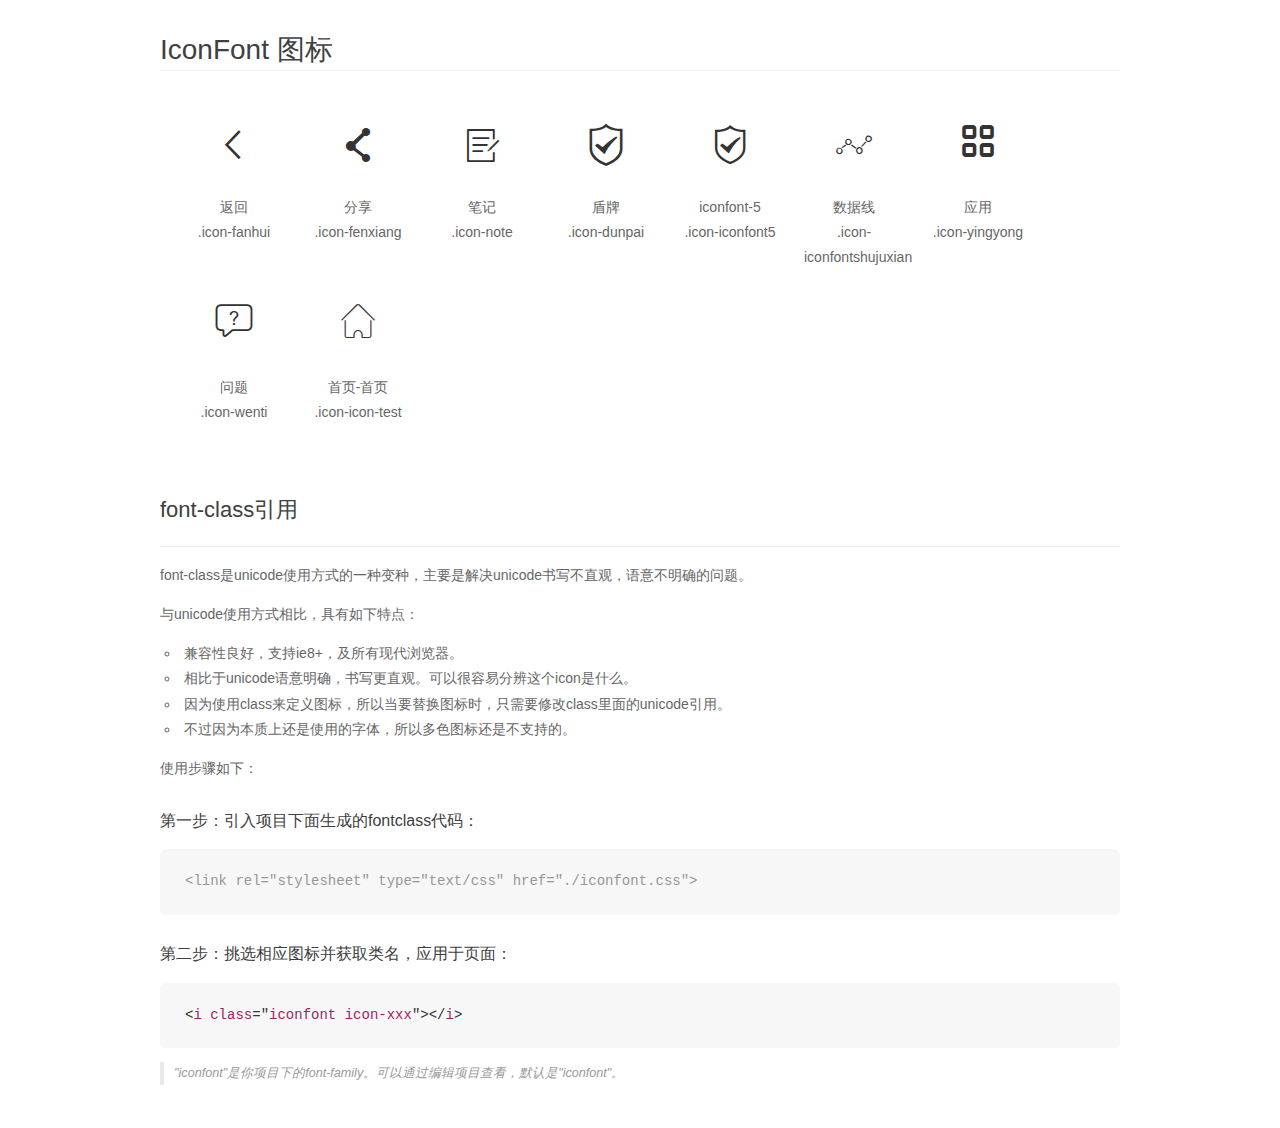
<file: icon-font/demo_fontclass.html>
<!DOCTYPE html>
<html>
<head>
    <meta charset="utf-8"/>
    <title>IconFont</title>
    <link rel="stylesheet" href="demo.css">
    <link rel="stylesheet" href="iconfont.css">
</head>
<body>
    <div class="main markdown">
        <h1>IconFont 图标</h1>
        <ul class="icon_lists clear">
            
                <li>
                <i class="icon iconfont icon-fanhui"></i>
                    <div class="name">返回</div>
                    <div class="fontclass">.icon-fanhui</div>
                </li>
            
                <li>
                <i class="icon iconfont icon-fenxiang"></i>
                    <div class="name">分享</div>
                    <div class="fontclass">.icon-fenxiang</div>
                </li>
            
                <li>
                <i class="icon iconfont icon-note"></i>
                    <div class="name">笔记</div>
                    <div class="fontclass">.icon-note</div>
                </li>
            
                <li>
                <i class="icon iconfont icon-dunpai"></i>
                    <div class="name">盾牌</div>
                    <div class="fontclass">.icon-dunpai</div>
                </li>
            
                <li>
                <i class="icon iconfont icon-iconfont5"></i>
                    <div class="name">iconfont-5</div>
                    <div class="fontclass">.icon-iconfont5</div>
                </li>
            
                <li>
                <i class="icon iconfont icon-iconfontshujuxian"></i>
                    <div class="name">数据线</div>
                    <div class="fontclass">.icon-iconfontshujuxian</div>
                </li>
            
                <li>
                <i class="icon iconfont icon-yingyong"></i>
                    <div class="name">应用</div>
                    <div class="fontclass">.icon-yingyong</div>
                </li>
            
                <li>
                <i class="icon iconfont icon-wenti"></i>
                    <div class="name">问题</div>
                    <div class="fontclass">.icon-wenti</div>
                </li>
            
                <li>
                <i class="icon iconfont icon-icon-test"></i>
                    <div class="name">首页-首页</div>
                    <div class="fontclass">.icon-icon-test</div>
                </li>
            
        </ul>

        <h2 id="font-class-">font-class引用</h2>
        <hr>

        <p>font-class是unicode使用方式的一种变种，主要是解决unicode书写不直观，语意不明确的问题。</p>
        <p>与unicode使用方式相比，具有如下特点：</p>
        <ul>
        <li>兼容性良好，支持ie8+，及所有现代浏览器。</li>
        <li>相比于unicode语意明确，书写更直观。可以很容易分辨这个icon是什么。</li>
        <li>因为使用class来定义图标，所以当要替换图标时，只需要修改class里面的unicode引用。</li>
        <li>不过因为本质上还是使用的字体，所以多色图标还是不支持的。</li>
        </ul>
        <p>使用步骤如下：</p>
        <h3 id="-fontclass-">第一步：引入项目下面生成的fontclass代码：</h3>


        <pre><code class="lang-js hljs javascript"><span class="hljs-comment">&lt;link rel="stylesheet" type="text/css" href="./iconfont.css"&gt;</span></code></pre>
        <h3 id="-">第二步：挑选相应图标并获取类名，应用于页面：</h3>
        <pre><code class="lang-css hljs">&lt;<span class="hljs-selector-tag">i</span> <span class="hljs-selector-tag">class</span>="<span class="hljs-selector-tag">iconfont</span> <span class="hljs-selector-tag">icon-xxx</span>"&gt;&lt;/<span class="hljs-selector-tag">i</span>&gt;</code></pre>
        <blockquote>
        <p>"iconfont"是你项目下的font-family。可以通过编辑项目查看，默认是"iconfont"。</p>
        </blockquote>
    </div>
</body>
</html>
</file>
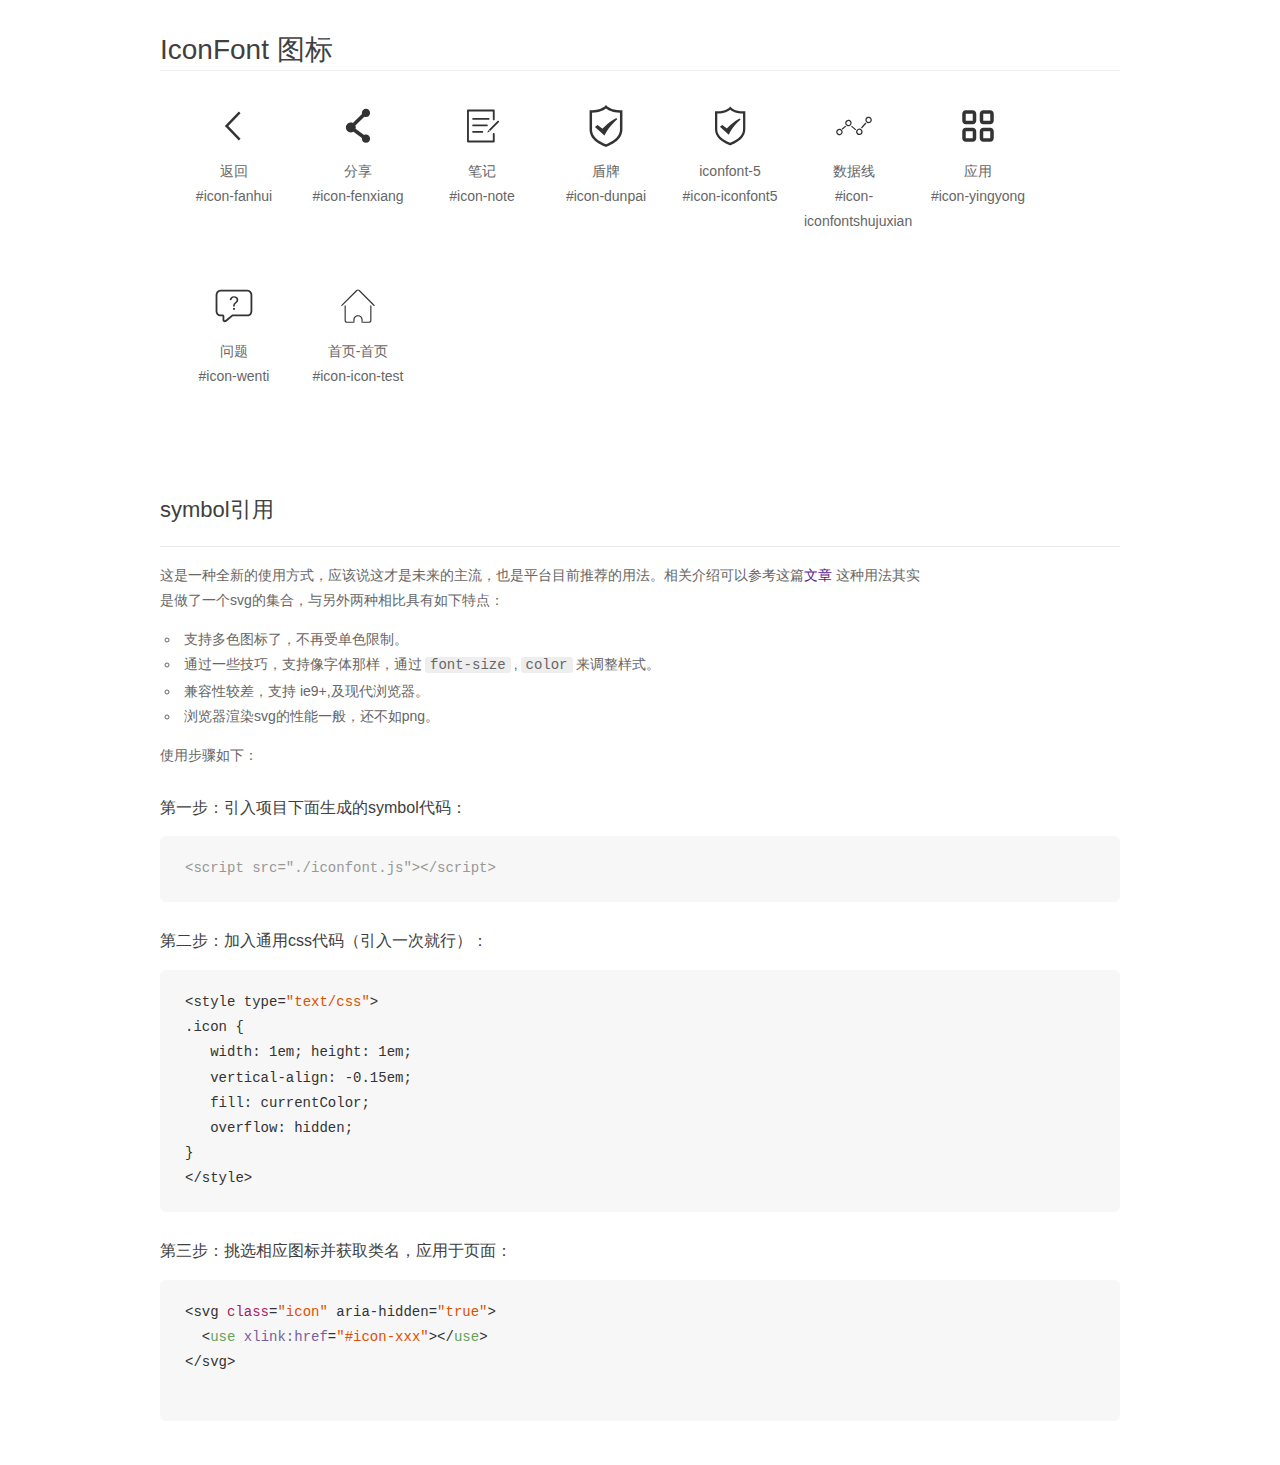
<file: icon-font/demo_symbol.html>
<!DOCTYPE html>
<html>
<head>
    <meta charset="utf-8"/>
    <title>IconFont</title>
    <link rel="stylesheet" href="demo.css">
    <script src="iconfont.js"></script>

    <style type="text/css">
        .icon {
          /* 通过设置 font-size 来改变图标大小 */
          width: 1em; height: 1em;
          /* 图标和文字相邻时，垂直对齐 */
          vertical-align: -0.15em;
          /* 通过设置 color 来改变 SVG 的颜色/fill */
          fill: currentColor;
          /* path 和 stroke 溢出 viewBox 部分在 IE 下会显示
             normalize.css 中也包含这行 */
          overflow: hidden;
        }

    </style>
</head>
<body>
    <div class="main markdown">
        <h1>IconFont 图标</h1>
        <ul class="icon_lists clear">
            
                <li>
                    <svg class="icon" aria-hidden="true">
                        <use xlink:href="#icon-fanhui"></use>
                    </svg>
                    <div class="name">返回</div>
                    <div class="fontclass">#icon-fanhui</div>
                </li>
            
                <li>
                    <svg class="icon" aria-hidden="true">
                        <use xlink:href="#icon-fenxiang"></use>
                    </svg>
                    <div class="name">分享</div>
                    <div class="fontclass">#icon-fenxiang</div>
                </li>
            
                <li>
                    <svg class="icon" aria-hidden="true">
                        <use xlink:href="#icon-note"></use>
                    </svg>
                    <div class="name">笔记</div>
                    <div class="fontclass">#icon-note</div>
                </li>
            
                <li>
                    <svg class="icon" aria-hidden="true">
                        <use xlink:href="#icon-dunpai"></use>
                    </svg>
                    <div class="name">盾牌</div>
                    <div class="fontclass">#icon-dunpai</div>
                </li>
            
                <li>
                    <svg class="icon" aria-hidden="true">
                        <use xlink:href="#icon-iconfont5"></use>
                    </svg>
                    <div class="name">iconfont-5</div>
                    <div class="fontclass">#icon-iconfont5</div>
                </li>
            
                <li>
                    <svg class="icon" aria-hidden="true">
                        <use xlink:href="#icon-iconfontshujuxian"></use>
                    </svg>
                    <div class="name">数据线</div>
                    <div class="fontclass">#icon-iconfontshujuxian</div>
                </li>
            
                <li>
                    <svg class="icon" aria-hidden="true">
                        <use xlink:href="#icon-yingyong"></use>
                    </svg>
                    <div class="name">应用</div>
                    <div class="fontclass">#icon-yingyong</div>
                </li>
            
                <li>
                    <svg class="icon" aria-hidden="true">
                        <use xlink:href="#icon-wenti"></use>
                    </svg>
                    <div class="name">问题</div>
                    <div class="fontclass">#icon-wenti</div>
                </li>
            
                <li>
                    <svg class="icon" aria-hidden="true">
                        <use xlink:href="#icon-icon-test"></use>
                    </svg>
                    <div class="name">首页-首页</div>
                    <div class="fontclass">#icon-icon-test</div>
                </li>
            
        </ul>


        <h2 id="symbol-">symbol引用</h2>
        <hr>

        <p>这是一种全新的使用方式，应该说这才是未来的主流，也是平台目前推荐的用法。相关介绍可以参考这篇<a href="">文章</a>
        这种用法其实是做了一个svg的集合，与另外两种相比具有如下特点：</p>
        <ul>
          <li>支持多色图标了，不再受单色限制。</li>
          <li>通过一些技巧，支持像字体那样，通过<code>font-size</code>,<code>color</code>来调整样式。</li>
          <li>兼容性较差，支持 ie9+,及现代浏览器。</li>
          <li>浏览器渲染svg的性能一般，还不如png。</li>
        </ul>
        <p>使用步骤如下：</p>
        <h3 id="-symbol-">第一步：引入项目下面生成的symbol代码：</h3>
        <pre><code class="lang-js hljs javascript"><span class="hljs-comment">&lt;script src="./iconfont.js"&gt;&lt;/script&gt;</span></code></pre>
        <h3 id="-css-">第二步：加入通用css代码（引入一次就行）：</h3>
        <pre><code class="lang-js hljs javascript">&lt;style type=<span class="hljs-string">"text/css"</span>&gt;
.icon {
   width: <span class="hljs-number">1</span>em; height: <span class="hljs-number">1</span>em;
   vertical-align: <span class="hljs-number">-0.15</span>em;
   fill: currentColor;
   overflow: hidden;
}
&lt;<span class="hljs-regexp">/style&gt;</span></code></pre>
        <h3 id="-">第三步：挑选相应图标并获取类名，应用于页面：</h3>
        <pre><code class="lang-js hljs javascript">&lt;svg <span class="hljs-class"><span class="hljs-keyword">class</span></span>=<span class="hljs-string">"icon"</span> aria-hidden=<span class="hljs-string">"true"</span>&gt;<span class="xml"><span class="hljs-tag">
  &lt;<span class="hljs-name">use</span> <span class="hljs-attr">xlink:href</span>=<span class="hljs-string">"#icon-xxx"</span>&gt;</span><span class="hljs-tag">&lt;/<span class="hljs-name">use</span>&gt;</span>
</span>&lt;<span class="hljs-regexp">/svg&gt;
        </span></code></pre>
    </div>
</body>
</html>
</file>
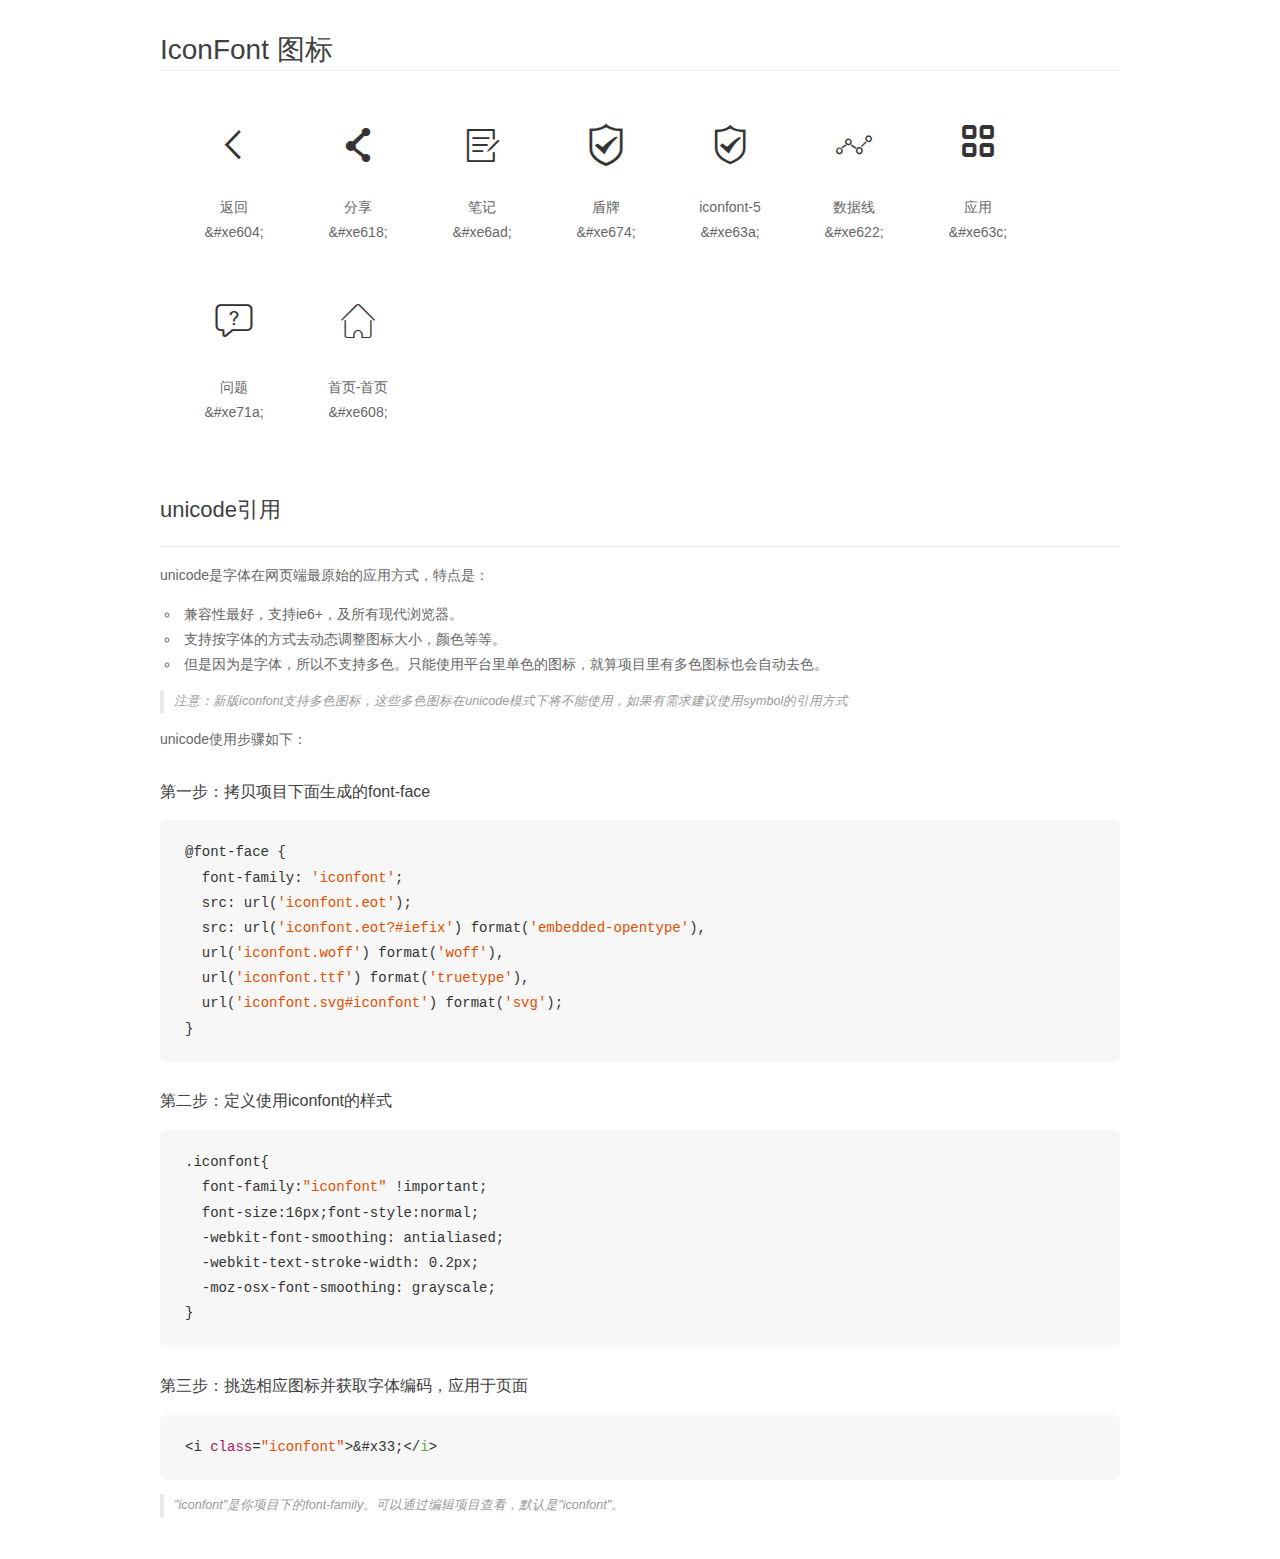
<file: icon-font/demo_unicode.html>
<!DOCTYPE html>
<html>
<head>
    <meta charset="utf-8"/>
    <title>IconFont</title>
    <link rel="stylesheet" href="demo.css">

    <style type="text/css">

        @font-face {font-family: "iconfont";
          src: url('iconfont.eot'); /* IE9*/
          src: url('iconfont.eot#iefix') format('embedded-opentype'), /* IE6-IE8 */
          url('iconfont.woff') format('woff'), /* chrome, firefox */
          url('iconfont.ttf') format('truetype'), /* chrome, firefox, opera, Safari, Android, iOS 4.2+*/
          url('iconfont.svg#iconfont') format('svg'); /* iOS 4.1- */
        }

        .iconfont {
          font-family:"iconfont" !important;
          font-size:16px;
          font-style:normal;
          -webkit-font-smoothing: antialiased;
          -webkit-text-stroke-width: 0.2px;
          -moz-osx-font-smoothing: grayscale;
        }

    </style>
</head>
<body>
    <div class="main markdown">
        <h1>IconFont 图标</h1>
        <ul class="icon_lists clear">
            
                <li>
                <i class="icon iconfont">&#xe604;</i>
                    <div class="name">返回</div>
                    <div class="code">&amp;#xe604;</div>
                </li>
            
                <li>
                <i class="icon iconfont">&#xe618;</i>
                    <div class="name">分享</div>
                    <div class="code">&amp;#xe618;</div>
                </li>
            
                <li>
                <i class="icon iconfont">&#xe6ad;</i>
                    <div class="name">笔记</div>
                    <div class="code">&amp;#xe6ad;</div>
                </li>
            
                <li>
                <i class="icon iconfont">&#xe674;</i>
                    <div class="name">盾牌</div>
                    <div class="code">&amp;#xe674;</div>
                </li>
            
                <li>
                <i class="icon iconfont">&#xe63a;</i>
                    <div class="name">iconfont-5</div>
                    <div class="code">&amp;#xe63a;</div>
                </li>
            
                <li>
                <i class="icon iconfont">&#xe622;</i>
                    <div class="name">数据线</div>
                    <div class="code">&amp;#xe622;</div>
                </li>
            
                <li>
                <i class="icon iconfont">&#xe63c;</i>
                    <div class="name">应用</div>
                    <div class="code">&amp;#xe63c;</div>
                </li>
            
                <li>
                <i class="icon iconfont">&#xe71a;</i>
                    <div class="name">问题</div>
                    <div class="code">&amp;#xe71a;</div>
                </li>
            
                <li>
                <i class="icon iconfont">&#xe608;</i>
                    <div class="name">首页-首页</div>
                    <div class="code">&amp;#xe608;</div>
                </li>
            
        </ul>
        <h2 id="unicode-">unicode引用</h2>
        <hr>

        <p>unicode是字体在网页端最原始的应用方式，特点是：</p>
        <ul>
        <li>兼容性最好，支持ie6+，及所有现代浏览器。</li>
        <li>支持按字体的方式去动态调整图标大小，颜色等等。</li>
        <li>但是因为是字体，所以不支持多色。只能使用平台里单色的图标，就算项目里有多色图标也会自动去色。</li>
        </ul>
        <blockquote>
        <p>注意：新版iconfont支持多色图标，这些多色图标在unicode模式下将不能使用，如果有需求建议使用symbol的引用方式</p>
        </blockquote>
        <p>unicode使用步骤如下：</p>
        <h3 id="-font-face">第一步：拷贝项目下面生成的font-face</h3>
        <pre><code class="lang-js hljs javascript">@font-face {
  font-family: <span class="hljs-string">'iconfont'</span>;
  src: url(<span class="hljs-string">'iconfont.eot'</span>);
  src: url(<span class="hljs-string">'iconfont.eot?#iefix'</span>) format(<span class="hljs-string">'embedded-opentype'</span>),
  url(<span class="hljs-string">'iconfont.woff'</span>) format(<span class="hljs-string">'woff'</span>),
  url(<span class="hljs-string">'iconfont.ttf'</span>) format(<span class="hljs-string">'truetype'</span>),
  url(<span class="hljs-string">'iconfont.svg#iconfont'</span>) format(<span class="hljs-string">'svg'</span>);
}
</code></pre>
        <h3 id="-iconfont-">第二步：定义使用iconfont的样式</h3>
        <pre><code class="lang-js hljs javascript">.iconfont{
  font-family:<span class="hljs-string">"iconfont"</span> !important;
  font-size:<span class="hljs-number">16</span>px;font-style:normal;
  -webkit-font-smoothing: antialiased;
  -webkit-text-stroke-width: <span class="hljs-number">0.2</span>px;
  -moz-osx-font-smoothing: grayscale;
}
</code></pre>
        <h3 id="-">第三步：挑选相应图标并获取字体编码，应用于页面</h3>
        <pre><code class="lang-js hljs javascript">&lt;i <span class="hljs-class"><span class="hljs-keyword">class</span></span>=<span class="hljs-string">"iconfont"</span>&gt;&amp;#x33;<span class="xml"><span class="hljs-tag">&lt;/<span class="hljs-name">i</span>&gt;</span></span></code></pre>

        <blockquote>
        <p>"iconfont"是你项目下的font-family。可以通过编辑项目查看，默认是"iconfont"。</p>
        </blockquote>
    </div>


</body>
</html>
</file>
<file: icon-font/iconfont.css>
@font-face {font-family: "iconfont";
  src: url('iconfont.eot?t=1495377680616'); /* IE9*/
  src: url('iconfont.eot?t=1495377680616#iefix') format('embedded-opentype'), /* IE6-IE8 */
  url('iconfont.woff?t=1495377680616') format('woff'), /* chrome, firefox */
  url('iconfont.ttf?t=1495377680616') format('truetype'), /* chrome, firefox, opera, Safari, Android, iOS 4.2+*/
  url('iconfont.svg?t=1495377680616#iconfont') format('svg'); /* iOS 4.1- */
}

.iconfont {
  font-family:"iconfont" !important;
  font-size:16px;
  font-style:normal;
  -webkit-font-smoothing: antialiased;
  -moz-osx-font-smoothing: grayscale;
}

.icon-fanhui:before { content: "\e604"; }

.icon-fenxiang:before { content: "\e618"; }

.icon-note:before { content: "\e6ad"; }

.icon-dunpai:before { content: "\e674"; }

.icon-iconfont5:before { content: "\e63a"; }

.icon-iconfontshujuxian:before { content: "\e622"; }

.icon-yingyong:before { content: "\e63c"; }

.icon-wenti:before { content: "\e71a"; }

.icon-icon-test:before { content: "\e608"; }
</file>
<file: icon-font/demo.css>
*{margin: 0;padding: 0;list-style: none;}
/*
KISSY CSS Reset
理念：1. reset 的目的不是清除浏览器的默认样式，这仅是部分工作。清除和重置是紧密不可分的。
2. reset 的目的不是让默认样式在所有浏览器下一致，而是减少默认样式有可能带来的问题。
3. reset 期望提供一套普适通用的基础样式。但没有银弹，推荐根据具体需求，裁剪和修改后再使用。
特色：1. 适应中文；2. 基于最新主流浏览器。
维护：玉伯<lifesinger@gmail.com>, 正淳<ragecarrier@gmail.com>
 */

/** 清除内外边距 **/
body, h1, h2, h3, h4, h5, h6, hr, p, blockquote, /* structural elements 结构元素 */
dl, dt, dd, ul, ol, li, /* list elements 列表元素 */
pre, /* text formatting elements 文本格式元素 */
form, fieldset, legend, button, input, textarea, /* form elements 表单元素 */
th, td /* table elements 表格元素 */ {
  margin: 0;
  padding: 0;
}

/** 设置默认字体 **/
body,
button, input, select, textarea /* for ie */ {
  font: 12px/1.5 tahoma, arial, \5b8b\4f53, sans-serif;
}
h1, h2, h3, h4, h5, h6 { font-size: 100%; }
address, cite, dfn, em, var { font-style: normal; } /* 将斜体扶正 */
code, kbd, pre, samp { font-family: courier new, courier, monospace; } /* 统一等宽字体 */
small { font-size: 12px; } /* 小于 12px 的中文很难阅读，让 small 正常化 */

/** 重置列表元素 **/
ul, ol { list-style: none; }

/** 重置文本格式元素 **/
a { text-decoration: none; }
a:hover { text-decoration: underline; }


/** 重置表单元素 **/
legend { color: #000; } /* for ie6 */
fieldset, img { border: 0; } /* img 搭车：让链接里的 img 无边框 */
button, input, select, textarea { font-size: 100%; } /* 使得表单元素在 ie 下能继承字体大小 */
/* 注：optgroup 无法扶正 */

/** 重置表格元素 **/
table { border-collapse: collapse; border-spacing: 0; }

/* 清除浮动 */
.ks-clear:after, .clear:after {
  content: '\20';
  display: block;
  height: 0;
  clear: both;
}
.ks-clear, .clear {
  *zoom: 1;
}

.main {
  padding: 30px 100px;
width: 960px;
margin: 0 auto;
}
.main h1{font-size:36px; color:#333; text-align:left;margin-bottom:30px; border-bottom: 1px solid #eee;}

.helps{margin-top:40px;}
.helps pre{
  padding:20px;
  margin:10px 0;
  border:solid 1px #e7e1cd;
  background-color: #fffdef;
  overflow: auto;
}

.icon_lists{
  width: 100% !important;

}

.icon_lists li{
  float:left;
  width: 100px;
  height:180px;
  text-align: center;
  list-style: none !important;
}
.icon_lists .icon{
  font-size: 42px;
  line-height: 100px;
  margin: 10px 0;
  color:#333;
  -webkit-transition: font-size 0.25s ease-out 0s;
  -moz-transition: font-size 0.25s ease-out 0s;
  transition: font-size 0.25s ease-out 0s;

}
.icon_lists .icon:hover{
  font-size: 100px;
}



.markdown {
  color: #666;
  font-size: 14px;
  line-height: 1.8;
}

.highlight {
  line-height: 1.5;
}

.markdown img {
  vertical-align: middle;
  max-width: 100%;
}

.markdown h1 {
  color: #404040;
  font-weight: 500;
  line-height: 40px;
  margin-bottom: 24px;
}

.markdown h2,
.markdown h3,
.markdown h4,
.markdown h5,
.markdown h6 {
  color: #404040;
  margin: 1.6em 0 0.6em 0;
  font-weight: 500;
  clear: both;
}

.markdown h1 {
  font-size: 28px;
}

.markdown h2 {
  font-size: 22px;
}

.markdown h3 {
  font-size: 16px;
}

.markdown h4 {
  font-size: 14px;
}

.markdown h5 {
  font-size: 12px;
}

.markdown h6 {
  font-size: 12px;
}

.markdown hr {
  height: 1px;
  border: 0;
  background: #e9e9e9;
  margin: 16px 0;
  clear: both;
}

.markdown p,
.markdown pre {
  margin: 1em 0;
}

.markdown > p,
.markdown > blockquote,
.markdown > .highlight,
.markdown > ol,
.markdown > ul {
  width: 80%;
}

.markdown ul > li {
  list-style: circle;
}

.markdown > ul li,
.markdown blockquote ul > li {
  margin-left: 20px;
  padding-left: 4px;
}

.markdown > ul li p,
.markdown > ol li p {
  margin: 0.6em 0;
}

.markdown ol > li {
  list-style: decimal;
}

.markdown > ol li,
.markdown blockquote ol > li {
  margin-left: 20px;
  padding-left: 4px;
}

.markdown code {
  margin: 0 3px;
  padding: 0 5px;
  background: #eee;
  border-radius: 3px;
}

.markdown pre {
  border-radius: 6px;
  background: #f7f7f7;
  padding: 20px;
}

.markdown pre code {
  border: none;
  background: #f7f7f7;
  margin: 0;
}

.markdown strong,
.markdown b {
  font-weight: 600;
}

.markdown > table {
  border-collapse: collapse;
  border-spacing: 0px;
  empty-cells: show;
  border: 1px solid #e9e9e9;
  width: 95%;
  margin-bottom: 24px;
}

.markdown > table th {
  white-space: nowrap;
  color: #333;
  font-weight: 600;

}

.markdown > table th,
.markdown > table td {
  border: 1px solid #e9e9e9;
  padding: 8px 16px;
  text-align: left;
}

.markdown > table th {
  background: #F7F7F7;
}

.markdown blockquote {
  font-size: 90%;
  color: #999;
  border-left: 4px solid #e9e9e9;
  padding-left: 0.8em;
  margin: 1em 0;
  font-style: italic;
}

.markdown blockquote p {
  margin: 0;
}

.markdown .anchor {
  opacity: 0;
  transition: opacity 0.3s ease;
  margin-left: 8px;
}

.markdown .waiting {
  color: #ccc;
}

.markdown h1:hover .anchor,
.markdown h2:hover .anchor,
.markdown h3:hover .anchor,
.markdown h4:hover .anchor,
.markdown h5:hover .anchor,
.markdown h6:hover .anchor {
  opacity: 1;
  display: inline-block;
}

.markdown > br,
.markdown > p > br {
  clear: both;
}


.hljs {
  display: block;
  background: white;
  padding: 0.5em;
  color: #333333;
  overflow-x: auto;
}

.hljs-comment,
.hljs-meta {
  color: #969896;
}

.hljs-string,
.hljs-variable,
.hljs-template-variable,
.hljs-strong,
.hljs-emphasis,
.hljs-quote {
  color: #df5000;
}

.hljs-keyword,
.hljs-selector-tag,
.hljs-type {
  color: #a71d5d;
}

.hljs-literal,
.hljs-symbol,
.hljs-bullet,
.hljs-attribute {
  color: #0086b3;
}

.hljs-section,
.hljs-name {
  color: #63a35c;
}

.hljs-tag {
  color: #333333;
}

.hljs-title,
.hljs-attr,
.hljs-selector-id,
.hljs-selector-class,
.hljs-selector-attr,
.hljs-selector-pseudo {
  color: #795da3;
}

.hljs-addition {
  color: #55a532;
  background-color: #eaffea;
}

.hljs-deletion {
  color: #bd2c00;
  background-color: #ffecec;
}

.hljs-link {
  text-decoration: underline;
}

pre{
  background: #fff;
}
</file>
